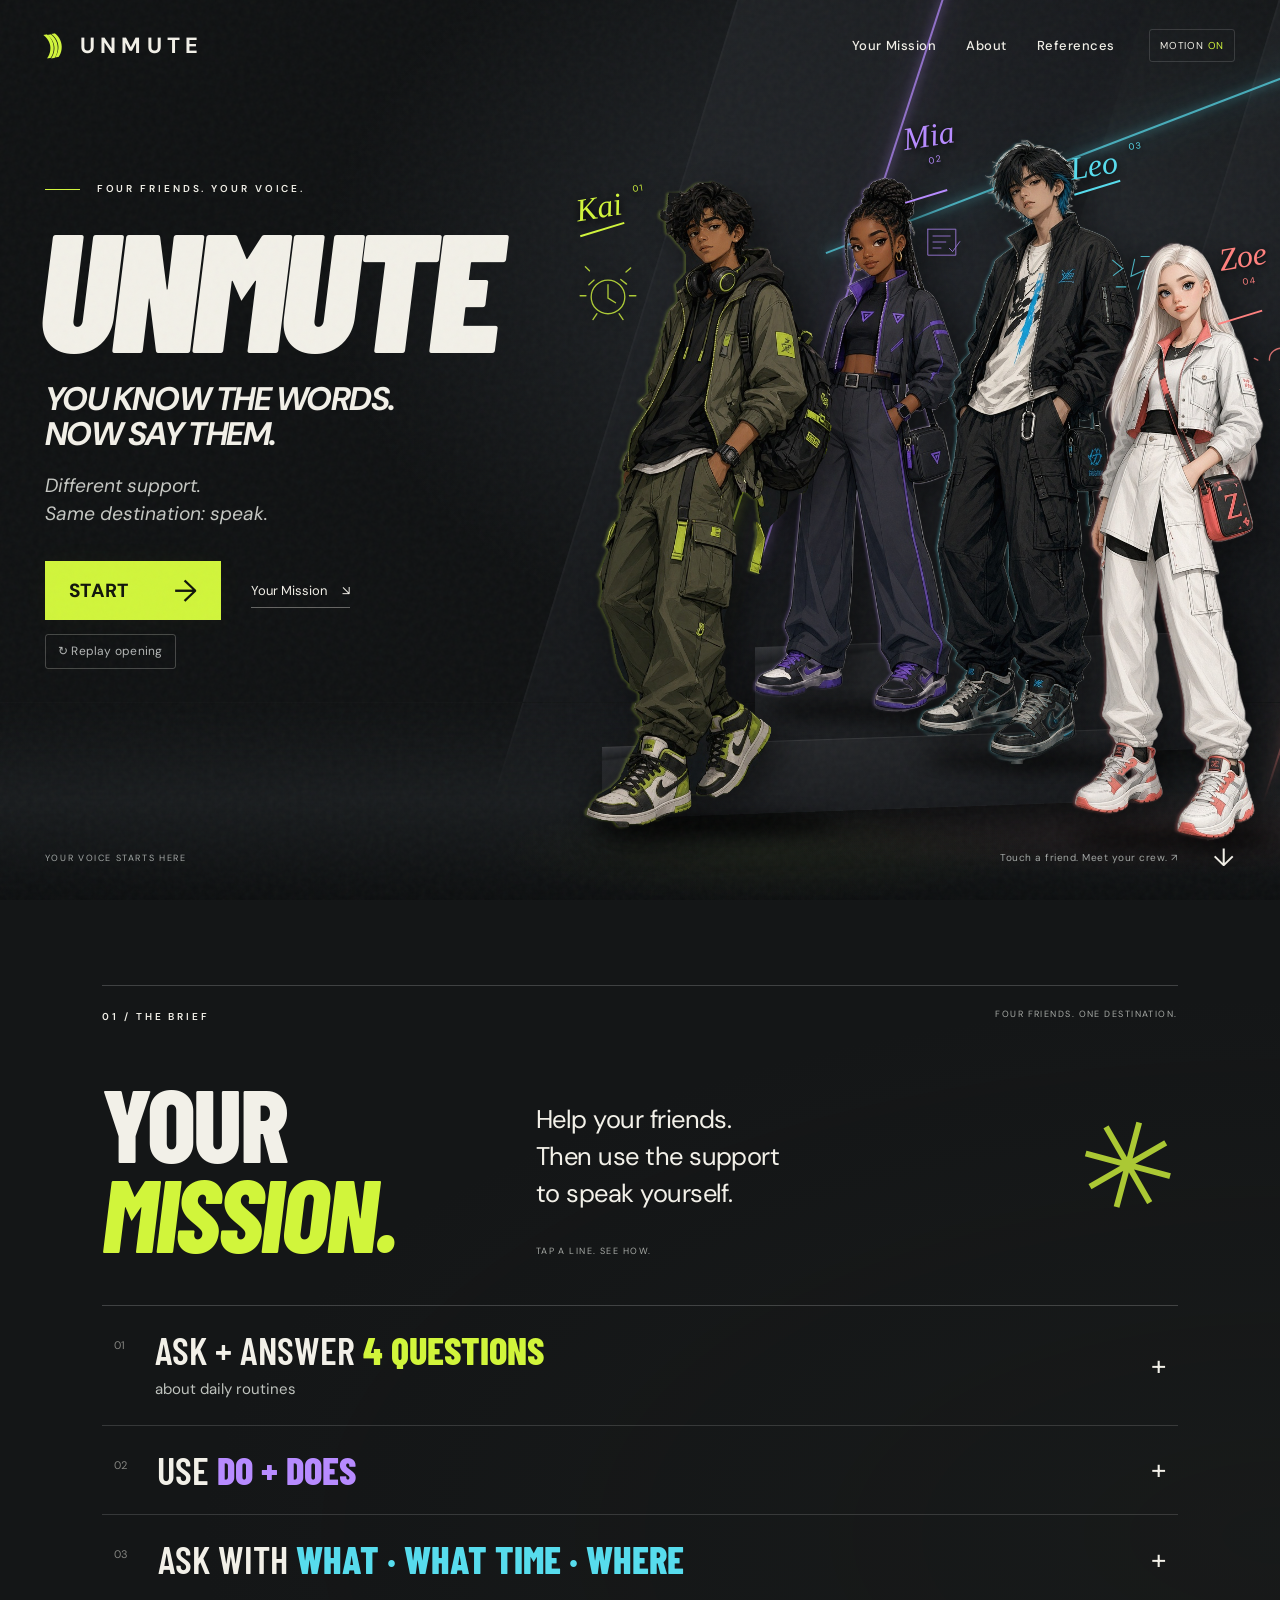
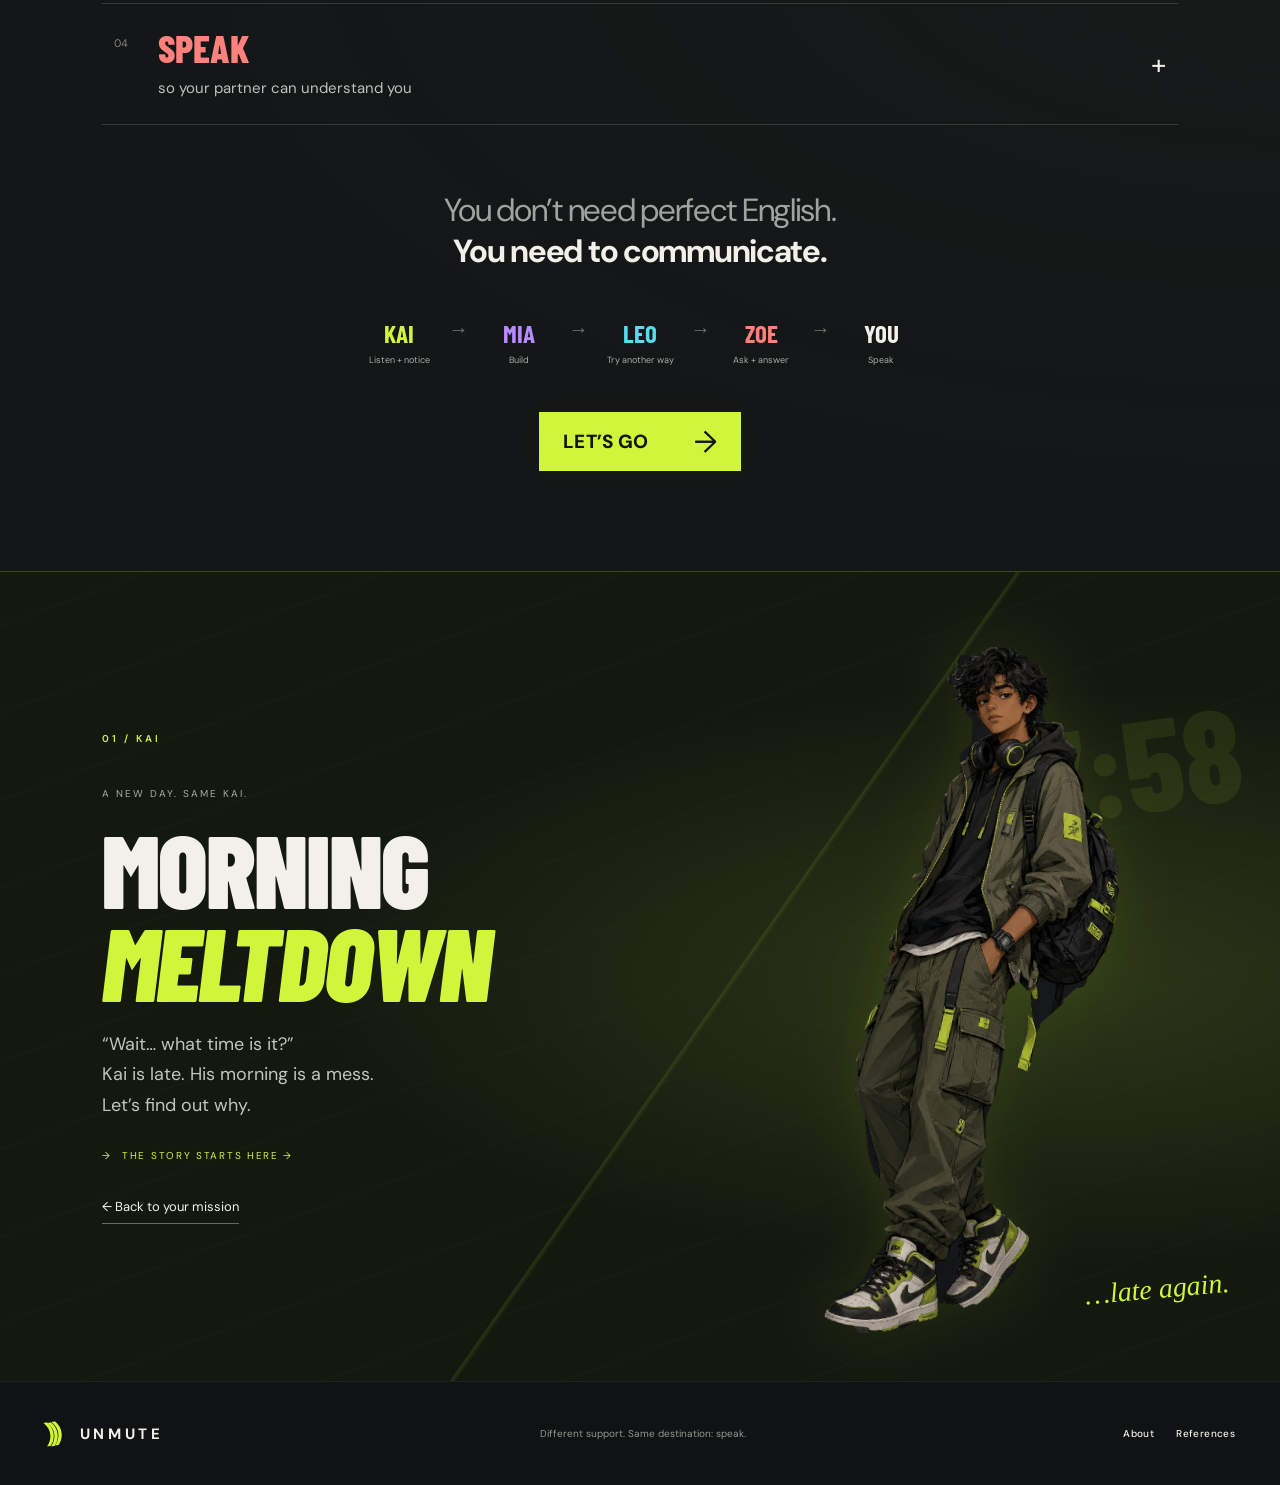
<file: index.html>
<!doctype html>
<html lang="en">
<head>
<meta charset="utf-8"><meta name="viewport" content="width=device-width,initial-scale=1"><meta name="theme-color" content="#101213">
<title>UNMUTE — Your voice starts here</title>
<meta name="description" content="Four friends. Your voice. An interactive English speaking mission. Different support. Same destination: speak.">
<link rel="stylesheet" href="style.css"><script src="app.js" defer></script>
</head>
<body>
<a class="skip-link" href="#mission">Skip to your mission</a>
<div class="grain" aria-hidden="true"></div>
<header><a class="brand" href="#home" aria-label="UNMUTE home"><span class="signal" aria-hidden="true">)))</span> UNMUTE</a><nav aria-label="Main navigation"><a href="#mission">Your Mission</a><button data-dialog="about">About</button><button data-dialog="references">References</button></nav><button class="motion-control" aria-pressed="false" title="Pause motion">Motion <span>on</span></button></header>
<main>
<section id="home" class="hero" aria-labelledby="hero-title">
 <div class="architecture" aria-hidden="true"><div class="wall wall-one"></div><div class="wall wall-two"></div><i class="beam beam-lime"></i><i class="beam beam-violet"></i><i class="beam beam-cyan"></i><i class="beam beam-coral"></i><div class="floor"></div><div class="platform platform-back"></div><div class="platform platform-front"></div></div>
 <div class="hero-copy"><p class="eyebrow"><span></span> FOUR FRIENDS. YOUR VOICE.</p><h1 id="hero-title">UNMUTE</h1><h2>You know the words.<br>Now say them.</h2><p class="tagline">Different support.<br>Same destination: speak.</p><div class="hero-actions"><a class="cta" href="#mission">START <span aria-hidden="true">→</span></a><a class="text-link" href="#mission">Your Mission <span aria-hidden="true">↘</span></a></div><button id="replay" class="replay-opening">&#8635; Replay opening</button></div>
 <div class="cast" aria-label="Meet the four friends">
  <button class="character kai" data-character="kai" aria-label="Meet Kai" aria-pressed="false"><span class="person"><img src="assets/kai.webp" alt="Kai, with curly black hair, olive streetwear, headphones and a backpack" fetchpriority="high" width="459" height="1185"></span><span class="name">Kai <small>01</small></span><svg class="character-mark clock" viewBox="0 0 100 100" aria-hidden="true"><circle cx="50" cy="55" r="29"/><path d="M50 34v23l13 8M26 26l-9 8M72 25l10 8M31 84l-7 10M69 84l7 10M12 53H2M87 53h11M18 10l-7-7M81 12l8-7"/></svg><span class="reaction">Late again?<b>Listen. Find the clue.</b></span><span class="ground-shadow"></span></button>
  <button class="character mia" data-character="mia" aria-label="Meet Mia" aria-pressed="false"><span class="person"><img src="assets/mia.webp" alt="Mia, with braided hair, a black outfit and violet details" fetchpriority="high" width="380" height="967"></span><span class="name">Mia <small>02</small></span><svg class="character-mark note" viewBox="0 0 100 100" aria-hidden="true"><path d="M12 18h70v65H12zM25 35h43M25 50h32M25 65h20M66 66l8 8 18-25"/></svg><span class="reaction">One step at a time.<b>Build it. Check it. Say it.</b></span><span class="ground-shadow"></span></button>
  <button class="character leo" data-character="leo" aria-label="Meet Leo" aria-pressed="false"><span class="person"><img src="assets/leo.webp" alt="Leo, with black and cyan hair, a black jacket and expressive streetwear" fetchpriority="high" width="450" height="1230"></span><span class="name">Leo <small>03</small></span><svg class="character-mark spark" viewBox="0 0 100 100" aria-hidden="true"><path d="M12 20l22 18-20 15M60 18l-8 37 29-13-14 41M20 78h21M74 12h18"/></svg><span class="reaction">Forgot a word?<b>Try another way.</b></span><span class="ground-shadow"></span></button>
  <button class="character zoe" data-character="zoe" aria-label="Meet Zoe" aria-pressed="false"><span class="person"><img src="assets/zoe.webp" alt="Zoe, with long silver hair, white streetwear and a coral shoulder bag" fetchpriority="high" width="380" height="1170"></span><span class="name">Zoe <small>04</small></span><svg class="character-mark question" viewBox="0 0 100 100" aria-hidden="true"><path d="M30 33c-1-28 48-28 45 0-2 16-25 15-25 37M49 84l1 2M10 33l-6-3M84 13l10-7"/></svg><span class="reaction">What about you?<b>Ask. Listen. Connect.</b></span><span class="ground-shadow"></span></button>
 </div>
 <div class="hero-foot"><span>YOUR VOICE STARTS HERE</span><span class="cast-hint">Touch a friend. Meet your crew. <span aria-hidden="true">↗</span></span><a href="#mission" aria-label="Scroll to your mission">↓</a></div>
</section>
<section id="mission" class="mission" aria-labelledby="mission-title" tabindex="-1">
 <div class="section-heading"><p class="eyebrow">01 / THE BRIEF</p><span class="small-label">FOUR FRIENDS. ONE DESTINATION.</span></div>
 <div class="mission-intro"><h2 id="mission-title">YOUR<br><em>MISSION.</em></h2><div><p>Help your friends.<br>Then use the support<br>to speak yourself.</p><span class="mini-label">TAP A LINE. SEE HOW.</span></div><span class="drawn-star" aria-hidden="true">✳</span></div>
 <div class="mission-lines">
  <details class="mission-line lime"><summary><span class="line-num">01</span><span>ASK + ANSWER <strong>4 QUESTIONS</strong><small>about daily routines</small></span><span class="expand" aria-hidden="true">+</span></summary><div class="example"><span>YOU</span><p>What time do you get up?</p><span>YOUR PARTNER</span><p>I get up at six.</p></div></details>
  <details class="mission-line violet"><summary><span class="line-num">02</span><span>USE <strong>DO + DOES</strong></span><span class="expand" aria-hidden="true">+</span></summary><div class="example"><p>Do you walk to school? <b>Yes, I do.</b></p><p>Does Kai eat breakfast? <b>Yes, he does.</b></p></div></details>
  <details class="mission-line cyan"><summary><span class="line-num">03</span><span>ASK WITH <strong>WHAT · WHAT TIME · WHERE</strong></span><span class="expand" aria-hidden="true">+</span></summary><div class="example"><p>What do you do after school?</p><p>What time does Kai get up?</p><p>Where do you eat lunch?</p></div></details>
  <details class="mission-line coral"><summary><span class="line-num">04</span><span><strong>SPEAK</strong><small>so your partner can understand you</small></span><span class="expand" aria-hidden="true">+</span></summary><div class="example"><p>Take your time. Speak clearly.</p><p>Need to hear it again? <b>“Can you say that again, please?”</b></p></div></details>
 </div>
 <div class="mission-close"><p>You don’t need perfect English.<br><strong>You need to communicate.</strong></p><ol class="route" aria-label="Your learning route"><li class="lime">KAI<span>Listen + notice</span></li><li class="violet">MIA<span>Build</span></li><li class="cyan">LEO<span>Try another way</span></li><li class="coral">ZOE<span>Ask + answer</span></li><li>YOU<span>Speak</span></li></ol><a class="cta" href="#kai" id="lets-go">LET’S GO <span aria-hidden="true">→</span></a></div>
</section>
<section id="kai" class="episode" aria-labelledby="episode-title" tabindex="-1"><div class="episode-light" aria-hidden="true"></div><div class="episode-copy"><p class="eyebrow">01 / KAI</p><p class="episode-kicker">A NEW DAY. SAME KAI.</p><h2 id="episode-title">MORNING<br><em>MELTDOWN</em></h2><p class="episode-desc">“Wait… what time is it?”<br>Kai is late. His morning is a mess.<br>Let’s find out why.</p><a class="episode-stop" href="kai.html"><span aria-hidden="true">→</span> THE STORY STARTS HERE →</a><a class="text-link" href="#mission">← Back to your mission</a></div><div class="episode-cast" aria-hidden="true"><span class="big-clock">07:58</span><img src="assets/kai.webp" alt="" loading="lazy"><span class="episode-scribble">…late again.</span></div></section>
</main>
<footer><a class="brand" href="#home"><span class="signal" aria-hidden="true">)))</span> UNMUTE</a><span>Different support. Same destination: speak.</span><div><button data-dialog="about">About</button><button data-dialog="references">References</button></div></footer>
<dialog id="about" aria-labelledby="about-title"><button class="dialog-close" aria-label="Close About">×</button><p class="eyebrow">BEHIND THE EXPERIENCE</p><h2 id="about-title">A route to<br><em>your voice.</em></h2><p>UNMUTE is designed for eighth-grade adolescent EFL learners in a rural context, with an estimated A1–A2 level. It responds to a familiar challenge: learners understand basic English structures but hesitate to speak.</p><h3>Different support. Shared purpose.</h3><p>The story connects listening and noticing, language organisation, communication strategies and question practice. Support gradually reduces as learners move towards short oral exchanges. The cast represents available support, not fixed learner types.</p><h3>Learning objective</h3><p>Across the full resource, learners will ask and answer at least four daily-routine questions using Yes/No questions with <b>do / does</b> and WH-questions with <b>what, what time and where</b>, with pronunciation and clarity sufficient for a partner to understand.</p><h3>This experience</h3><p>Meet the four friends, explore your speaking mission and begin with Kai's <i>Morning Meltdown</i>. The teacher facilitates, models and supports interaction.</p><p class="dialog-note">Keyboard and touch navigation · Optional reduced motion · No microphone or account needed for this introduction.</p><button class="text-link" data-dialog="references">Pedagogical references ↗</button></dialog>
<dialog id="references" aria-labelledby="references-title"><button class="dialog-close" aria-label="Close References">×</button><p class="eyebrow">PEDAGOGICAL FOUNDATIONS</p><h2 id="references-title">References<span class="lime">.</span></h2><p>Sources relevant to the language targets and flexible support design.</p><ol class="reference-list"><li>Council of Europe. (2020). <i>Common European Framework of Reference for Languages: Learning, teaching, assessment—Companion volume.</i> Council of Europe Publishing.<a href="https://www.coe.int/en/web/common-european-framework-reference-languages/cefr-companion-volume-and-its-language-versions" target="_blank" rel="noopener noreferrer">Read the source ↗</a></li><li>CAST. (2024). <i>Universal Design for Learning Guidelines version 3.0.</i><a href="https://udlguidelines.cast.org/" target="_blank" rel="noopener noreferrer">Read the source ↗</a></li></ol></dialog>
<div id="intro" class="intro" hidden role="dialog" aria-modal="true" aria-label="Meet the UNMUTE cast"><button id="skip-intro">SKIP →</button><div class="intro-logo" aria-hidden="true">UNMUTE</div><div class="intro-beat beat-kai" aria-hidden="true"><img src="assets/kai.webp" alt=""><span>07:58 / KAI</span><strong>WAIT.<br>I’M LATE.</strong></div><div class="intro-beat beat-mia" aria-hidden="true"><img src="assets/mia.webp" alt=""><span>02 / MIA</span><strong>ONE STEP.<br>THEN ANOTHER.</strong></div><div class="intro-beat beat-leo" aria-hidden="true"><img src="assets/leo.webp" alt=""><span>03 / LEO</span><strong>ANOTHER<br>WAY.</strong></div><div class="intro-beat beat-zoe" aria-hidden="true"><img src="assets/zoe.webp" alt=""><span>04 / ZOE</span><strong>WHAT<br>ABOUT YOU?</strong></div><div class="intro-progress" aria-hidden="true"></div></div>
</body></html>
</file>
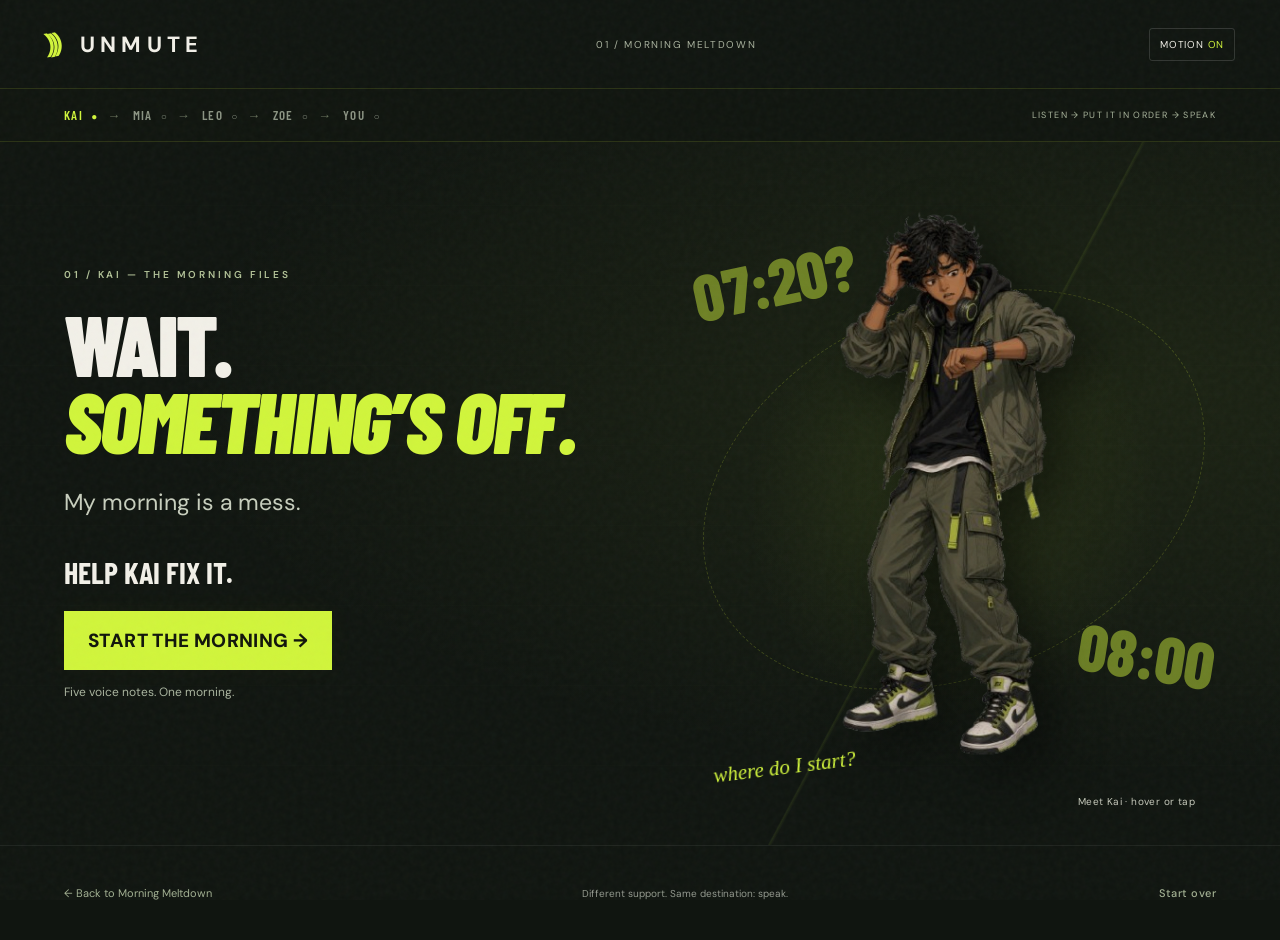
<file: kai.html>
<!doctype html>
<html lang="en"><head><meta charset="utf-8"><meta name="viewport" content="width=device-width,initial-scale=1"><meta name="theme-color" content="#101510"><title>Kai — Morning Meltdown | UNMUTE</title><link rel="stylesheet" href="style.css"><link rel="stylesheet" href="kai.css"><script src="kai.js" defer></script><link rel="stylesheet" href="character-moments.css"><script src="character-moments.js" defer></script><link rel="stylesheet" href="entry-reactions.css"><script src="entry-reactions.js" defer></script><link rel="stylesheet" href="speaking-recorder.css"><script src="speaking-recorder.js" defer></script><script src="speaking-integration.js" defer></script></head>
<body class="kai-world"><a class="skip-link" href="#stage">Skip to activity</a><div class="grain" aria-hidden="true"></div>
<header class="k-header"><a class="brand" href="index.html#home" aria-label="UNMUTE home"><span class="signal" aria-hidden="true">)))</span> UNMUTE</a><span class="k-episode-label">01 / MORNING MELTDOWN</span><button class="motion-control" aria-pressed="false">Motion <span>on</span></button></header>
<div class="k-route-wrap"><ol class="k-route" aria-label="Your learning route"><li aria-current="step">KAI <span>●</span></li><li>MIA <span>○</span></li><li>LEO <span>○</span></li><li>ZOE <span>○</span></li><li>YOU <span>○</span></li></ol><span class="k-route-caption">LISTEN → PUT IT IN ORDER → SPEAK</span></div>
<main id="stage" tabindex="-1"><noscript>This activity needs JavaScript. Please enable it, then reload. <a href="index.html#kai">Back to UNMUTE</a></noscript></main>
<div id="voice-bank" hidden></div>
<footer class="k-footer"><a href="index.html#kai">← Back to Morning Meltdown</a><span>Different support. Same destination: speak.</span><button id="restart">Start over</button></footer>
<dialog id="restart-dialog"><h2>A fresh morning?</h2><p>This clears your progress in Kai’s activity.</p><button id="cancel-restart" class="k-secondary">KEEP MY PROGRESS</button><button id="confirm-restart" class="cta">START OVER →</button></dialog>
</body></html>
</file>
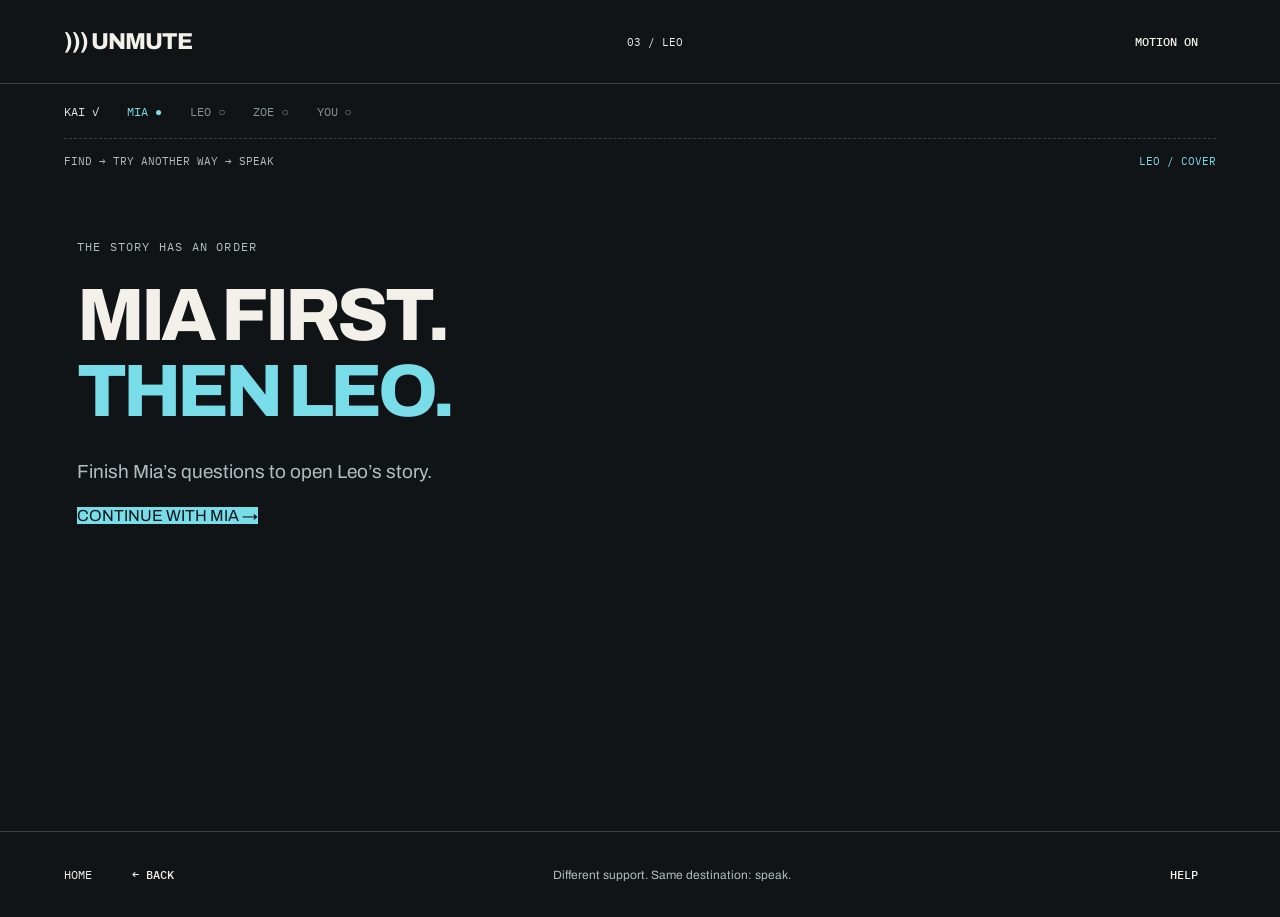
<file: leo.html>
<!doctype html><html lang="en"><head><meta charset="utf-8"><meta name="viewport" content="width=device-width,initial-scale=1"><meta name="theme-color" content="#101417"><title>Leo — Keep going | UNMUTE</title><link rel="stylesheet" href="leo.css"><link rel="stylesheet" href="speaking-recorder.css"><script src="speaking-recorder.js" defer></script><script src="leo.js" defer></script></head><body><a class="skip" href="#stage">Skip to activity</a><header><a class="brand" href="index.html#home">))) UNMUTE</a><span>03 / LEO</span><button id="motion">MOTION ON</button></header><nav aria-label="Your learning route"><ol id="route"></ol><div class="progress"><span>FIND → TRY ANOTHER WAY → SPEAK</span><span id="position"></span></div></nav><main id="stage" tabindex="-1"></main><footer><a href="index.html#home">HOME</a><button id="back">← BACK</button><span>Different support. Same destination: speak.</span><button id="help">HELP</button></footer><dialog id="help-dialog" aria-labelledby="help-title"><h2 id="help-title">KEEP GOING.</h2><p id="help-copy"></p><button id="close">GOT IT →</button></dialog><noscript>Enable JavaScript to help Leo keep talking.</noscript></body></html>
</file>
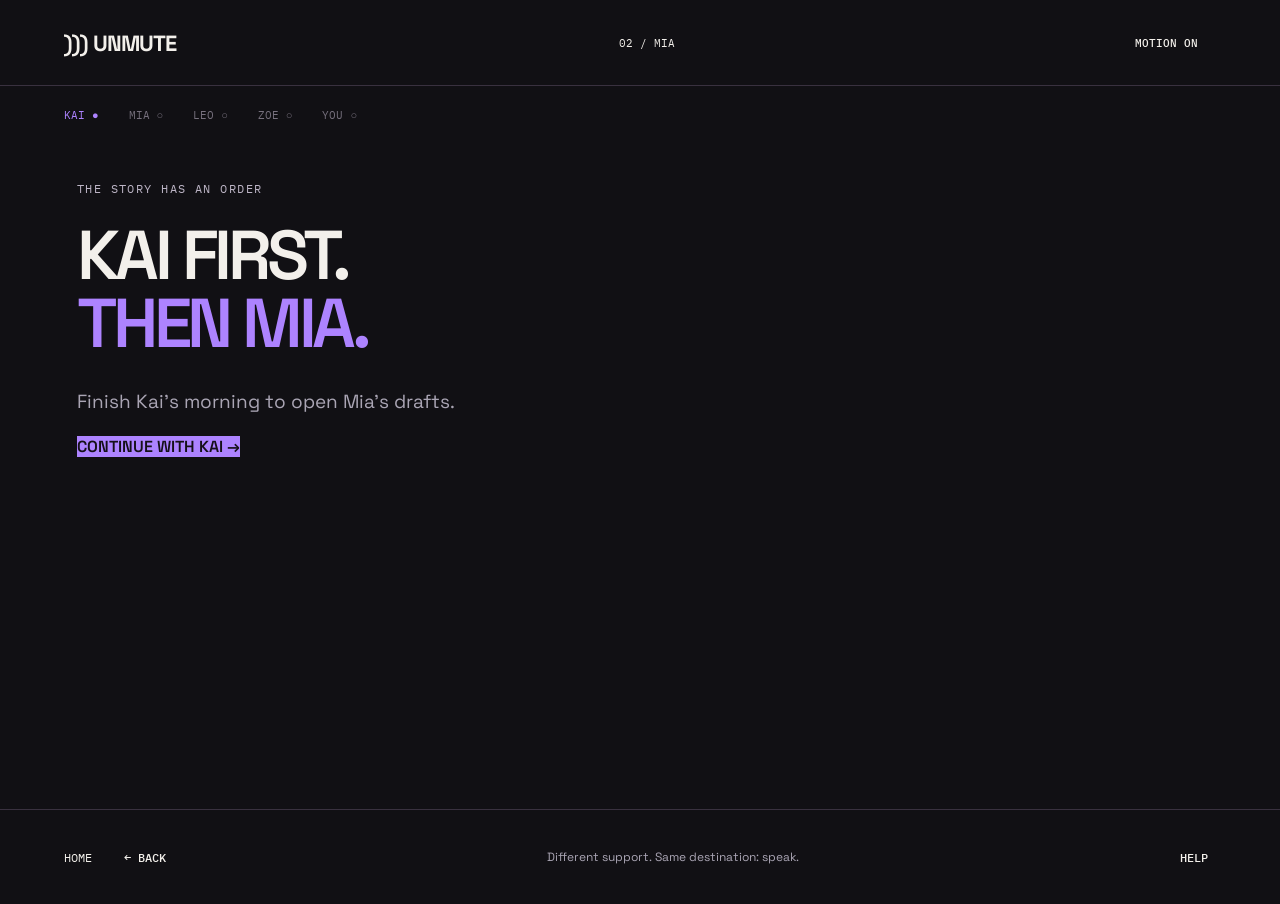
<file: mia.html>
<!doctype html>
<html lang="en"><head><meta charset="utf-8"><meta name="viewport" content="width=device-width,initial-scale=1"><meta name="theme-color" content="#111014"><title>Mia — Build it. Check it. Say it. | UNMUTE</title><link rel="stylesheet" href="mia.css"><script src="mia.js" defer></script><link rel="stylesheet" href="speaking-recorder.css"><script src="speaking-recorder.js" defer></script><script src="speaking-integration.js" defer></script></head><body>
<a class="skip" href="#stage">Skip to activity</a><header><a class="brand" href="index.html#home">))) UNMUTE</a><span>02 / MIA</span><button id="motion">MOTION ON</button></header>
<nav aria-label="Your learning route"><ol id="route"></ol><div id="mia-progress" class="mia-progress" aria-label="Mia’s learning sequence"></div></nav><main id="stage" tabindex="-1"><noscript>Enable JavaScript to build Mia’s question.</noscript></main>
<footer><a href="index.html#home">HOME</a><button id="back">← BACK</button><span>Different support. Same destination: speak.</span><button id="help">HELP</button></footer>
<dialog id="help-dialog" aria-labelledby="help-title"><p class="eyebrow">A LITTLE SUPPORT</p><h2 id="help-title">ONE STEP AT A TIME.</h2><p id="help-copy"></p><button id="close-help">GOT IT →</button></dialog>
</body></html>
</file>
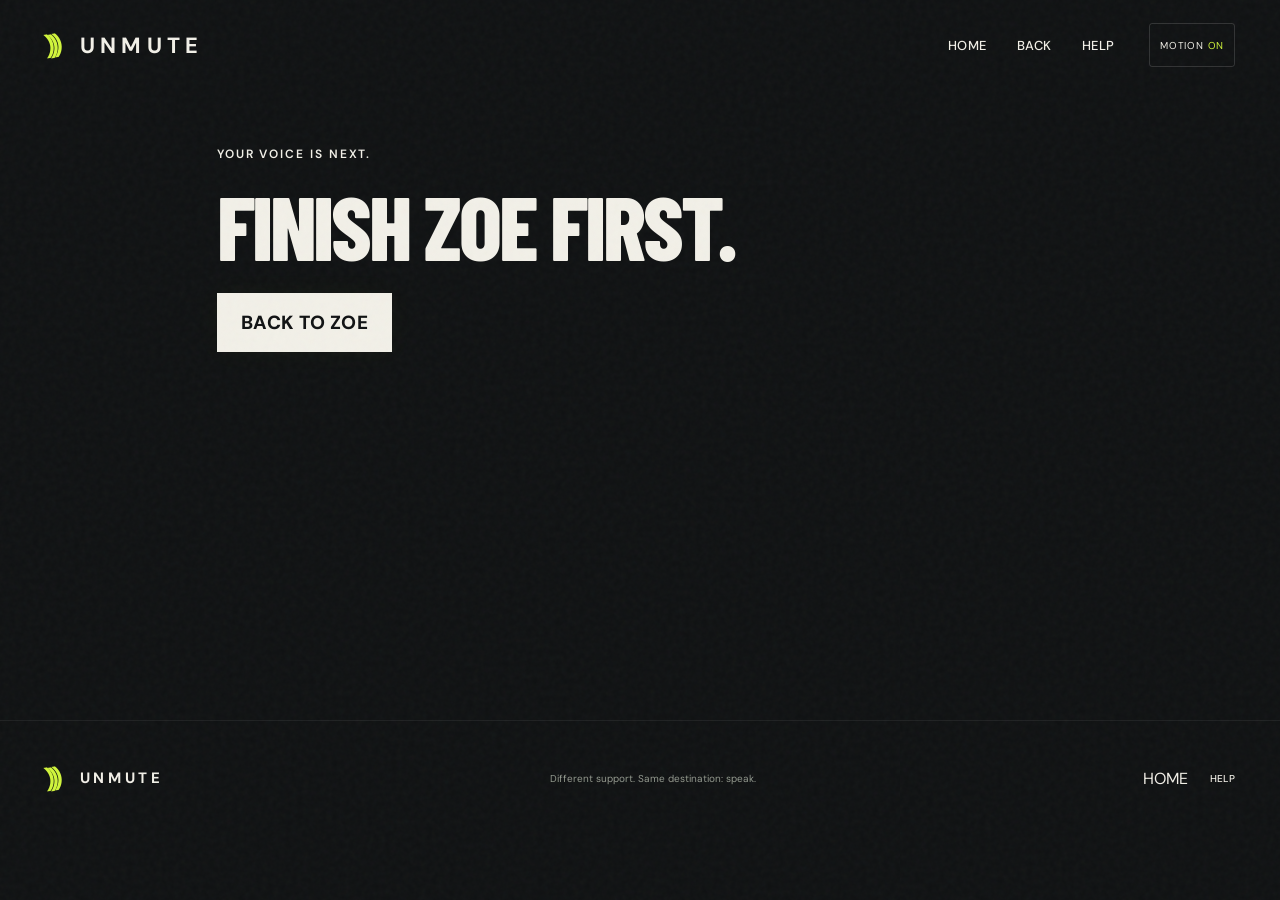
<file: you.html>
<!doctype html><html lang="en"><head><meta charset="utf-8"><meta name="viewport" content="width=device-width,initial-scale=1"><meta name="theme-color" content="#101213"><title>YOU - UNMUTE Studio</title><link rel="stylesheet" href="style.css"><link rel="stylesheet" href="you.css"><script src="you-audio.js" defer></script><script src="you.js" defer></script></head><body class="you-page"><a class="skip-link" href="#stage">Skip to your voice</a><div class="grain" aria-hidden="true"></div><header><a class="brand" href="index.html#home"><span class="signal" aria-hidden="true">)))</span> UNMUTE</a><nav aria-label="Main navigation"><a href="index.html#home">HOME</a><button id="back">BACK</button><button id="help">HELP</button></nav><button id="motion" class="motion-control" aria-pressed="false">Motion <span>on</span></button></header><div class="studio-route"><ol id="journey" aria-label="Your learning route"></ol><span>YOU / YOUR VOICE</span></div><main id="stage" tabindex="-1"></main><footer><a class="brand" href="index.html#home"><span class="signal" aria-hidden="true">)))</span> UNMUTE</a><span>Different support. Same destination: speak.</span><div><a href="index.html#home">HOME</a><button id="footer-help">HELP</button></div></footer><dialog id="help-dialog" aria-labelledby="help-title"><h2 id="help-title">NEED HELP?</h2><p>Take turns. Press RECORD. Speak. Press STOP. Listen to each other. Tap a friend for help.</p><p>Your audio stays on this page. Reloading clears it.</p><button class="cta" id="close-help">CONTINUE</button></dialog><noscript>Enable JavaScript. Ask your partner. Listen. Answer. Ask again.</noscript></body></html>
</file>
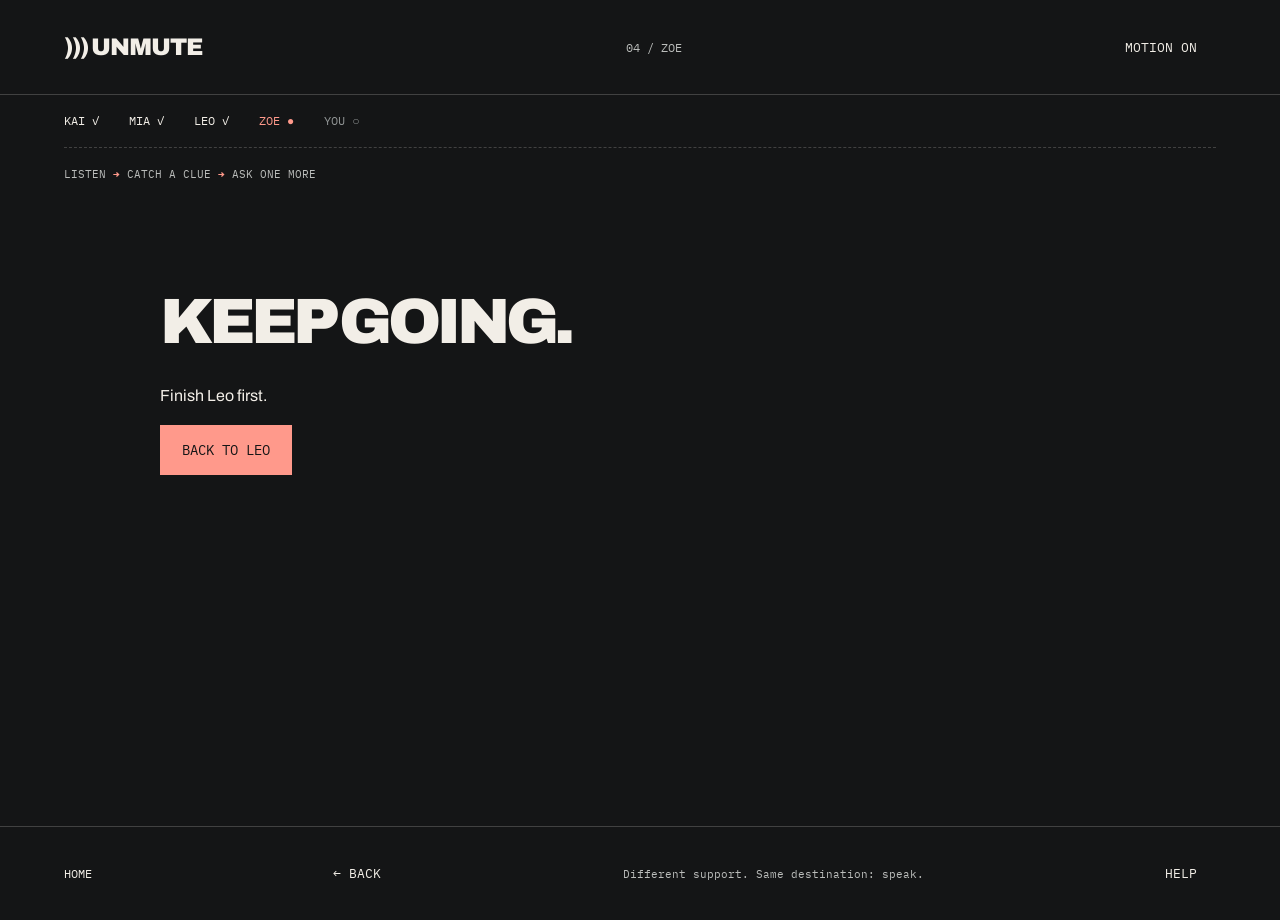
<file: zoe.html>
<!doctype html>
<html lang="en"><head><meta charset="utf-8"><meta name="viewport" content="width=device-width,initial-scale=1"><meta name="theme-color" content="#141516"><title>Zoe — Follow the thread | UNMUTE</title><link rel="stylesheet" href="zoe.css"><link rel="stylesheet" href="speaking-recorder.css"><script src="zoe-audio.js" defer></script><script src="zoe-conversation.js" defer></script><script src="zoe.js" defer></script></head><body><a class="skip" href="#stage">Skip to activity</a><header><a class="brand" href="index.html#home">))) UNMUTE</a><span>04 / ZOE</span><button id="motion">MOTION ON</button></header><nav aria-label="Your learning route"><ol id="journey"></ol><div class="gps"><span>LISTEN <b>→</b> CATCH A CLUE <b>→</b> ASK ONE MORE</span><span id="position"></span></div></nav><aside id="memory" aria-label="Your conversation thread"></aside><main id="stage" tabindex="-1"></main><footer><a href="index.html#home">HOME</a><button id="back">← BACK</button><span>Different support. Same destination: speak.</span><button id="help">HELP</button></footer><dialog id="dialog" aria-labelledby="dialog-title"><h2 id="dialog-title"></h2><p id="dialog-copy"></p><button id="close">GOT IT →</button></dialog><noscript>Enable JavaScript to follow Zoe’s conversation.</noscript></body></html>
</file>
<file: style.css>
@import url('https://fonts.googleapis.com/css2?family=Barlow+Condensed:ital,wght@0,600;0,700;0,800;0,900;1,800;1,900&family=DM+Sans:wght@400;500;600;700&display=swap');
:root{--lime:#d1f53b;--violet:#b78bff;--cyan:#57dced;--coral:#ff817e;--paper:#f2f0e8;--muted:#b2b5b4;--bg:#101213;--display:'Barlow Condensed','Arial Narrow',Impact,sans-serif;--x:0px;--y:0px;color-scheme:dark}
*{box-sizing:border-box}html{scroll-behavior:smooth;scroll-padding-top:85px}body{margin:0;background:var(--bg);color:var(--paper);font-family:'DM Sans',Arial,sans-serif}button,a,summary{-webkit-tap-highlight-color:transparent}button,a{touch-action:manipulation}button{font:inherit;color:inherit;cursor:pointer}a{color:inherit;text-decoration:none}button{border:0;background:none}button:focus-visible,a:focus-visible,summary:focus-visible{outline:2px solid var(--lime);outline-offset:7px}button:disabled{cursor:default}img{max-width:100%;display:block}::selection{background:var(--lime);color:#111}em{font-style:italic}section:focus{outline:none}.lime{color:var(--lime)}.violet{color:var(--violet)}.cyan{color:var(--cyan)}.coral{color:var(--coral)}
.grain{position:fixed;inset:0;pointer-events:none;opacity:.05;z-index:90;background-image:url("data:image/svg+xml,%3Csvg viewBox='0 0 180 180' xmlns='http://www.w3.org/2000/svg'%3E%3Cfilter id='n'%3E%3CfeTurbulence type='fractalNoise' baseFrequency='.85' numOctaves='3' stitchTiles='stitch'/%3E%3C/filter%3E%3Cpath fill='%23fff' filter='url(%23n)' opacity='.7' d='M0 0h180v180H0z'/%3E%3C/svg%3E")}.skip-link{position:fixed;left:15px;top:-80px;background:var(--lime);color:#111;padding:15px;z-index:200}.skip-link:focus{top:12px}
header{position:absolute;top:0;left:0;width:100%;height:90px;display:flex;align-items:center;padding:0 3.5%;gap:34px;z-index:20}.brand{font-size:22px;font-weight:700;letter-spacing:.24em;white-space:nowrap;display:flex;align-items:center;gap:15px}.signal{color:var(--lime);font-size:25px;letter-spacing:-6px;transform:rotate(-9deg);padding-right:8px}nav{margin-left:auto;display:flex;align-items:center;gap:30px}nav a,nav button,footer button{font-size:13px;font-weight:500;padding:10px 0;letter-spacing:.04em;position:relative}nav a:after,nav button:after{content:'';position:absolute;bottom:3px;height:1px;left:0;width:0;background:var(--lime);transition:width .25s}nav a:hover:after,nav button:hover:after{width:100%}.motion-control{font-size:10px;letter-spacing:.08em;text-transform:uppercase;border:1px solid #ffffff24;padding:9px 10px;border-radius:3px}.motion-control span{color:var(--lime)}
.hero{height:100svh;min-height:680px;max-height:1100px;position:relative;isolation:isolate;overflow:hidden;background:radial-gradient(ellipse at 75% 30%,#282c31 0,transparent 47%),#101213}.architecture{position:absolute;inset:0;z-index:-1;overflow:hidden}.wall{position:absolute;background:linear-gradient(110deg,#292c30,#17191d 60%,#303035);box-shadow:inset 2px 0 #ffffff0c;transform:skewX(-17deg)}.wall-one{width:32%;height:100%;left:49%;top:-10%;opacity:.5}.wall-two{width:23%;height:100%;left:90%;top:-4%;opacity:.45}.beam{position:absolute;width:2px;height:90%;transform:rotate(18deg);box-shadow:0 0 10px currentColor,0 0 35px currentColor;background:currentColor;opacity:.75;animation:light-breathe 9s ease-in-out infinite}.beam-lime{color:var(--lime);left:51%;top:40%}.beam-violet{color:var(--violet);left:69%;top:-25%;animation-delay:-3s}.beam-cyan{color:var(--cyan);left:94%;top:-33%;transform:rotate(69deg);animation-delay:-6s}.beam-coral{color:var(--coral);left:98%;top:47%;animation-delay:-4s}.floor{position:absolute;bottom:0;height:22%;width:100%;background:radial-gradient(ellipse at 60% 75%,#bbde2a0c,transparent 25%),radial-gradient(ellipse at 90% 65%,#ff7c7710,transparent 25%),linear-gradient(transparent,#191c1e 50%,#0d0f10);border-top:1px solid #ffffff06}.platform{position:absolute;background:linear-gradient(175deg,#34363a 0,#1c1e21 10%,#25272a 12%,#17191c);border-top:1px solid #ffffff20;transform:skewY(-2deg);box-shadow:0 20px 35px #0007}.platform-back{left:59%;bottom:16%;width:37%;height:13%}.platform-front{left:47%;bottom:10%;width:40%;height:8%}
.hero-copy{position:relative;z-index:6;width:46%;padding:clamp(130px,20vh,210px) 0 0 3.5%;pointer-events:none}.hero-copy a{pointer-events:auto}.eyebrow{font-size:10px;font-weight:600;letter-spacing:.29em;line-height:1.7;margin:0 0 22px}.eyebrow>span{display:inline-block;height:1px;width:35px;background:var(--lime);vertical-align:middle;margin-right:12px}.hero h1{font-family:var(--display);font-size:clamp(100px,13.2vw,230px);font-weight:900;line-height:.79;letter-spacing:-.035em;font-style:italic;margin:0 0 30px -7px}.hero h2{font-size:clamp(22px,2.85vw,45px);line-height:1.06;letter-spacing:-.045em;font-weight:700;font-style:italic;margin:0 0 20px}.tagline{font-size:clamp(15px,1.5vw,23px);line-height:1.5;color:#c5c7c2;font-style:italic;margin:0}.hero-actions{display:flex;align-items:center;gap:30px;margin-top:32px}.cta{display:inline-flex;align-items:center;justify-content:space-between;gap:45px;background:var(--lime);color:#11150b;font-weight:800;letter-spacing:.02em;font-size:19px;padding:17px 24px;min-height:58px;box-shadow:0 0 30px #d1f53b08;transition:box-shadow .3s,transform .3s,background .3s}.cta span{font-size:30px;font-weight:400;line-height:.7;transition:transform .25s}.cta:hover{background:#defb71;box-shadow:0 0 35px #d1f53b24;transform:translateY(-3px)}.cta:hover span{transform:translateX(5px)}.text-link{font-size:13px;border-bottom:1px solid #f2f0e860;padding:8px 0;display:inline-block}.text-link span{margin-left:12px}.text-link:hover{color:var(--lime)}
.cast{position:absolute;inset:13% 1.5% 8% 45%;z-index:4;transform:translate(var(--x),var(--y));transition:transform .8s ease-out}.character{position:absolute;padding:0;overflow:visible;transform-origin:50% 92%;isolation:isolate;height:88%;width:35%;bottom:0;transition:filter .4s}.person{display:block;position:absolute;inset:0;transform-origin:50% 92%;filter:drop-shadow(-2px 0 1px color-mix(in srgb,var(--accent) 25%,transparent)) drop-shadow(12px 12px 16px #0007);transition:filter .4s,transform .4s}.person img{height:100%;width:100%;object-fit:contain;object-position:bottom}.character:hover,.character[aria-pressed=true],.character:focus-visible{z-index:9}.character:hover .person,.character[aria-pressed=true] .person{filter:drop-shadow(0 0 2px var(--accent)) drop-shadow(0 0 25px color-mix(in srgb,var(--accent) 20%,transparent))}.kai{--accent:var(--lime);left:0;bottom:0;z-index:5;height:91%;width:39%}.mia{--accent:var(--violet);left:25%;bottom:16%;height:84%;width:32%;z-index:2}.leo{--accent:var(--cyan);left:48%;bottom:9%;height:88%;width:36%;z-index:3}.zoe{--accent:var(--coral);left:70%;bottom:-2%;height:85%;width:33%;z-index:6}.kai .person{animation:kai-ready 6s ease-in-out infinite}.mia .person{animation:mia-poise 9s ease-in-out infinite}.leo .person{animation:leo-shift 8s ease-in-out infinite}.zoe .person{animation:zoe-curious 7s ease-in-out infinite}.name{position:absolute;z-index:6;color:var(--accent);font-family:Georgia,serif;font-size:clamp(22px,2.5vw,40px);font-style:italic;transform:rotate(-9deg);top:1%;left:0;text-shadow:0 2px 8px #000;pointer-events:none}.name:after{content:'';display:block;width:65%;border-top:2px solid;transform:rotate(-8deg);margin-top:3px}.name small{font:9px 'DM Sans',sans-serif;letter-spacing:.1em;vertical-align:top;margin-left:5px}.mia .name{left:69%;top:0}.leo .name{left:67%;top:1%}.zoe .name{left:69%;top:0}.character-mark{position:absolute;fill:none;stroke:var(--accent);stroke-width:2.3;stroke-linecap:round;width:58px;height:58px;opacity:.8;top:13%;left:1%;pointer-events:none;filter:drop-shadow(0 0 8px #000)}.mia .character-mark{left:80%;top:16%;width:40px}.leo .character-mark{left:82%;top:17%;width:46px}.zoe .character-mark{left:87%;top:17%}.clock{animation:clock-tick 5s ease-in-out infinite}.note path{stroke-dasharray:320;stroke-dashoffset:0;animation:note-draw 8s ease-in-out infinite}.spark{animation:spark-signal 6s steps(2,end) infinite}.question{animation:question-tilt 7s ease-in-out infinite}.reaction{position:absolute;bottom:16%;left:0;min-width:190px;padding:13px 16px;color:var(--accent);font-family:var(--display);font-size:26px;font-weight:700;text-align:left;background:#101213eb;border-left:2px solid var(--accent);transform:translateY(10px) rotate(-3deg);opacity:0;transition:opacity .2s,transform .3s;pointer-events:none;z-index:15;box-shadow:0 10px 30px #0006}.reaction b{font:11px/1.5 'DM Sans',sans-serif;color:var(--paper);display:block;margin-top:4px}.mia .reaction{transform:translateX(-10px)}.leo .reaction{transform:skewX(-5deg)}.zoe .reaction{left:auto;right:-4%;transform:translateX(10px) rotate(3deg)}.character:hover .reaction,.character:focus-visible .reaction,.character[aria-pressed=true] .reaction{opacity:1;transform:translate(0) rotate(0)}.ground-shadow{position:absolute;bottom:-1%;left:8%;width:90%;height:3%;background:#000a;filter:blur(9px);border-radius:50%;z-index:-1}.hero-foot{position:absolute;bottom:26px;left:3.5%;right:3.5%;display:flex;justify-content:space-between;align-items:center;z-index:10;font-size:9px;letter-spacing:.18em;color:#a3a7a5}.cast-hint{margin-left:auto;letter-spacing:.05em;font-size:10px}.hero-foot>a{margin-left:35px;font-size:25px;color:var(--paper)}
.mission{padding:85px 8% 100px;position:relative;overflow:hidden;background:radial-gradient(ellipse at 100% 50%,#282b262f,transparent 60%),#141617}.section-heading{display:flex;justify-content:space-between;border-top:1px solid #ffffff30;padding-top:22px}.small-label,.mini-label{font-size:9px;letter-spacing:.16em;color:#a7aaa6}.mission-intro{display:flex;align-items:center;gap:13%;position:relative;margin:28px 0 46px}.mission-intro h2{font:800 clamp(65px,8vw,130px)/.88 var(--display);letter-spacing:-.025em;margin:0}.mission-intro h2 em{color:var(--lime)}.mission-intro p{font-size:clamp(19px,2vw,29px);line-height:1.45;letter-spacing:-.02em}.drawn-star{font-size:120px;color:var(--lime);margin-left:auto;font-weight:100;transform:rotate(15deg);opacity:.8}.mission-lines{border-top:1px solid #ffffff30}.mission-line{border-bottom:1px solid #ffffff25;transition:background .3s}.mission-line summary{display:flex;align-items:center;gap:30px;cursor:pointer;padding:24px 12px;list-style:none;font-family:var(--display);font-size:clamp(26px,3vw,44px);font-weight:600;line-height:1.05;color:var(--paper)}.mission-line summary::-webkit-details-marker{display:none}.mission-line summary strong{color:inherit;font-weight:800}.mission-line.lime strong{color:var(--lime)}.mission-line.violet strong{color:var(--violet)}.mission-line.cyan strong{color:var(--cyan)}.mission-line.coral strong{color:var(--coral)}.line-num{font:11px 'DM Sans',sans-serif;opacity:.5;align-self:flex-start;margin-top:8px}.mission-line summary small{font:15px/1.6 'DM Sans',sans-serif;display:block;margin-top:7px;color:#bec2bd}.expand{font:28px 'DM Sans',sans-serif;margin-left:auto;transition:transform .3s;flex-shrink:0}.mission-line[open] .expand{transform:rotate(45deg)}.mission-line:hover,.mission-line[open]{background:#ffffff03}.example{padding:0 50px 25px;color:var(--paper);animation:example-in .35s ease}.example>span{font-size:9px;letter-spacing:.2em;color:#a9ada5}.example p{font-size:17px;margin:10px 0 17px;line-height:1.6}.example b{font-weight:400;display:block;color:var(--muted)}.mission-close{text-align:center;margin-top:65px}.mission-close>p{font-size:clamp(19px,2.5vw,35px);letter-spacing:-.04em;line-height:1.3;color:#9fa49f}.mission-close strong{color:var(--paper)}.route{display:flex;list-style:none;justify-content:center;padding:0;gap:55px;margin:45px 0}.route li{position:relative;font:700 25px var(--display);min-width:65px}.route li:after{content:'→';position:absolute;right:-37px;top:0;color:#6c716a;font:20px Arial}.route li:last-child:after{display:none}.route span{display:block;font:9px/1.5 'DM Sans',sans-serif;white-space:nowrap;color:#a9ada5;margin-top:6px}
.episode{position:relative;min-height:720px;height:90svh;max-height:1000px;overflow:hidden;background:#14190f;isolation:isolate;display:flex;align-items:center;padding:80px 8%;border-top:1px solid #d1f53b35}.episode-light{position:absolute;inset:0;z-index:-1;background:radial-gradient(ellipse at 82% 50%,#809a313c,transparent 50%),linear-gradient(125deg,transparent 55%,#b5e32c22 55.1%,transparent 55.4%),repeating-linear-gradient(-20deg,transparent,transparent 80px,#c6ed3004 81px,#c6ed3004 82px)}.episode-copy{width:63%;z-index:3}.episode .eyebrow{color:var(--lime)}.episode-kicker{font-size:10px;letter-spacing:.2em;color:#a5af9e;margin-top:40px}.episode h2{font:900 clamp(75px,8vw,145px)/.9 var(--display);margin:22px 0;letter-spacing:-.02em}.episode h2 em{color:var(--lime)}.episode-desc{font-size:18px;line-height:1.7;color:#c0c7b8}.episode-stop{font-size:10px;letter-spacing:.17em;margin:28px 0;color:var(--lime);display:flex;align-items:center;gap:10px}.episode-cast{position:absolute;right:8%;top:9%;width:31%;height:86%;transform:rotate(4deg)}.episode-cast img{height:100%;width:100%;object-fit:contain;filter:drop-shadow(0 0 28px #bbeb2a1a);position:relative}.big-clock{position:absolute;top:5%;right:-12%;font:800 130px var(--display);color:#d1f53b16;transform:rotate(-12deg)}.episode-scribble{position:absolute;bottom:7%;right:-18%;font:italic 28px Georgia,serif;color:var(--lime);transform:rotate(-9deg)}.episode.entered .episode-copy{animation:episode-in .8s ease-out}.episode.entered .episode-light{animation:world-shift 1.2s ease-out}
footer{display:flex;align-items:center;gap:35px;justify-content:space-between;padding:35px 3.5%;border-top:1px solid #ffffff10}footer .brand{font-size:15px}footer>span{font-size:10px;color:#93998e}footer>div{display:flex;gap:22px}footer button{font-size:10px}
dialog{width:min(720px,92vw);max-height:85svh;overflow:auto;background:#1a1d1d;color:var(--paper);border:1px solid #ffffff28;padding:50px;box-shadow:0 20px 120px #000b}dialog::backdrop{background:#070a0bd9;backdrop-filter:blur(8px)}dialog h2{font:800 65px/.95 var(--display);margin:20px 0 28px;letter-spacing:-.02em}dialog h2 em{color:var(--lime)}dialog p{color:#c6cbc4;font-size:14px;line-height:1.8}dialog h3{font-size:16px;margin:25px 0 8px}dialog .eyebrow{font-size:9px;color:var(--lime)}.dialog-close{position:absolute;right:18px;top:12px;font-size:32px;min-width:44px;min-height:44px}.dialog-note{border-top:1px solid #ffffff25;padding-top:20px}.reference-list{padding-left:20px;line-height:1.8;font-size:14px;color:#c6cbc4}.reference-list li{padding-left:10px;margin:30px 0}.reference-list a{display:block;color:var(--lime);font-size:12px;margin-top:12px}
.intro[hidden]{display:none!important}.intro{position:fixed;inset:0;background:#111516f5;z-index:100;overflow:hidden;animation:intro-end .25s 3.35s forwards}.intro:before{content:'';position:absolute;inset:0;background:radial-gradient(ellipse at 65% 50%,#4c505640,transparent 60%)}#skip-intro{position:absolute;right:4%;top:30px;border:1px solid #fff7;font-size:12px;padding:13px 22px;z-index:10}.intro-logo{position:absolute;left:5%;bottom:8%;font:900 italic clamp(80px,17vw,260px)/1 var(--display);color:#ffffff08}.intro-beat{position:absolute;inset:5% 10%;opacity:0;animation:beat .78s both;color:var(--accent)}.intro-beat img{position:absolute;height:95%;width:45%;object-fit:contain;right:3%;bottom:0;filter:drop-shadow(0 0 60px color-mix(in srgb,var(--accent) 20%,transparent))}.intro-beat>span{position:absolute;top:32%;left:8%;font-size:12px;letter-spacing:.25em}.intro-beat strong{position:absolute;top:39%;left:8%;font:900 italic clamp(45px,7vw,110px)/.9 var(--display);letter-spacing:-.025em}.beat-kai{--accent:var(--lime);animation-delay:0s;transform:rotate(-2deg)}.beat-mia{--accent:var(--violet);animation-delay:.78s}.beat-leo{--accent:var(--cyan);animation-delay:1.56s;clip-path:polygon(0 0,100% 0,100% 100%,0 100%)}.beat-zoe{--accent:var(--coral);animation-delay:2.34s;transform:rotate(1deg)}.intro-progress{position:absolute;bottom:0;left:0;height:2px;background:var(--lime);animation:progress 3.35s linear forwards}
@keyframes light-breathe{50%{opacity:.4}}@keyframes kai-ready{0%,75%,100%{transform:translate(0) rotate(0)}82%{transform:translate(2px,-2px) rotate(.35deg)}90%{transform:translate(0,-1px) rotate(-.2deg)}}@keyframes mia-poise{50%{transform:translateY(-2px)}}@keyframes leo-shift{0%,70%,100%{transform:rotate(0)}73%,80%{transform:rotate(-.45deg)}76%{transform:translateX(1px) rotate(-.4deg)}}@keyframes zoe-curious{0%,100%{transform:rotate(0)}45%,60%{transform:rotate(.6deg)}}@keyframes clock-tick{0%,88%,100%{transform:rotate(-9deg)}90%,94%{transform:rotate(3deg)}92%,96%{transform:rotate(-14deg)}}@keyframes note-draw{0%,65%,100%{stroke-dashoffset:0;opacity:.7}70%{stroke-dashoffset:320;opacity:.2}90%{stroke-dashoffset:0;opacity:1}}@keyframes spark-signal{0%,80%,100%{opacity:.65;transform:translateX(0)}82%{opacity:.2;transform:translateX(3px)}84%{opacity:1;transform:translateX(-2px)}}@keyframes question-tilt{0%,100%{transform:rotate(-10deg)}50%{transform:rotate(7deg)}}@keyframes example-in{from{opacity:0;transform:translateY(-5px)}to{opacity:1;transform:none}}@keyframes episode-in{from{opacity:.2;transform:translateX(-20px)}to{opacity:1;transform:none}}@keyframes world-shift{from{opacity:.25}to{opacity:1}}@keyframes beat{0%{opacity:0;translate:15px 0}15%,85%{opacity:1;translate:0 0}100%{opacity:0;translate:-12px 0}}@keyframes intro-end{to{opacity:0;visibility:hidden;pointer-events:none}}@keyframes progress{from{width:0}to{width:100%}}
body.motion-paused *,body.motion-paused *:before,body.motion-paused *:after{animation-play-state:paused!important;transition:none!important;scroll-behavior:auto!important}body.motion-paused .cast{transform:none}html:has(body.motion-paused){scroll-behavior:auto}
@media(min-width:1600px){.hero-copy{padding-top:20vh}.hero-actions{margin-top:40px}.cast{left:44%}}@media(max-height:760px) and (min-width:901px){.hero{min-height:620px}.hero-copy{padding-top:140px}.hero h1{font-size:12vw;margin-bottom:20px}.hero h2{font-size:2.6vw}.hero-actions{margin-top:22px}.cast{top:17%;bottom:10%}.tagline{font-size:17px}}
@media(max-width:1050px){header{gap:22px}nav{gap:20px}.hero-copy{width:48%;padding-top:190px}.hero{min-height:760px}.hero-actions{gap:20px}.cta{gap:28px}.cast{left:44%;right:3%;top:20%;bottom:11%}.character-mark{width:40px}.zoe .character-mark{left:80%}.reaction{min-width:160px;font-size:22px}.reaction b{font-size:10px}.drawn-star{font-size:85px}.route{gap:40px}.route li:after{right:-29px}footer{flex-wrap:wrap}footer>div{margin-left:auto}}
@media(max-width:700px){html{scroll-padding-top:20px}header{height:72px;padding:0 6%;gap:10px}.brand{font-size:16px;gap:9px}nav{gap:14px}nav a{display:none}nav button{font-size:10px}.motion-control{position:absolute;top:85px;right:6%;font-size:8px;padding:7px}.hero{height:auto;min-height:900px;max-height:none;padding-bottom:45px}.hero-copy{width:100%;padding:121px 6% 0}.eyebrow{font-size:8px;letter-spacing:.2em;margin-bottom:22px}.hero h1{font-size:clamp(100px,25vw,180px);line-height:.8;margin-bottom:24px;margin-left:-4px}.hero h2{font-size:clamp(26px,6.8vw,38px);line-height:1.06;margin-bottom:14px}.tagline{font-size:14px;line-height:1.5}.hero-actions{margin-top:22px;gap:28px}.cta{min-height:52px;font-size:16px;padding:14px 20px;gap:35px}.text-link{font-size:11px}.cast{position:relative;left:auto;right:auto;top:auto;bottom:auto;height:390px;width:95%;margin:36px 0 0 1%;transform:none}.kai{height:88%;left:0;width:39%;bottom:0}.mia{height:80%;left:26%;width:31%;bottom:17%}.leo{height:86%;left:47%;width:35%;bottom:9%}.zoe{height:84%;left:69%;width:31%;bottom:0}.name{font-size:24px}.name small{font-size:7px}.character-mark{width:35px;height:35px}.mia .character-mark{width:27px}.leo .character-mark{width:30px}.zoe .character-mark{width:35px;left:80%}.reaction{min-width:155px;bottom:16%;padding:10px;font-size:22px}.mia .reaction{left:-30%}.leo .reaction{left:-65%}.hero-foot{bottom:20px;left:6%;right:6%;font-size:7px}.hero-foot>span:first-child{display:none}.cast-hint{margin-left:0;font-size:9px}.hero-foot>a{font-size:20px}.wall-one{left:40%;top:43%;height:54%;width:40%}.wall-two{top:40%;height:60%;left:85%;width:35%}.beam{height:46%;top:48%;opacity:.5}.beam-lime{left:14%;top:68%}.beam-violet{left:53%;top:48%}.beam-cyan{left:80%;top:43%;transform:rotate(65deg)}.beam-coral{left:94%;top:70%}.floor{height:13%}.platform-back{left:25%;bottom:13%;height:7%;width:70%}.platform-front{left:8%;bottom:9%;height:4%;width:73%}.mission{padding:55px 6% 65px}.section-heading .small-label{display:none}.mission-intro{gap:25px;margin:15px 0 35px;align-items:flex-start}.mission-intro h2{font-size:64px}.mission-intro p{font-size:15px;margin-top:0;line-height:1.6}.mini-label{font-size:7px}.drawn-star{display:none}.mission-line summary{font-size:27px;gap:15px;padding:23px 0}.mission-line summary small{font-size:12px;margin-top:6px}.line-num{font-size:9px}.expand{font-size:22px}.example{padding:0 25px 20px}.example p{font-size:15px}.mission-close{margin-top:40px}.mission-close>p{font-size:22px}.route{gap:22px;justify-content:space-between;margin:30px 0 35px}.route li{font-size:20px;min-width:0}.route li:after{font-size:13px;right:-18px;top:4px}.route span{font-size:7px;white-space:normal;max-width:60px}.episode{height:auto;min-height:880px;padding:60px 6%;align-items:flex-start}.episode-copy{width:100%;position:relative}.episode-kicker{margin-top:26px}.episode h2{font-size:clamp(67px,15vw,100px);margin-top:17px}.episode-desc{font-size:15px}.episode-stop{font-size:8px;margin:22px 0}.episode-cast{top:auto;bottom:2%;right:16%;width:47%;height:43%}.big-clock{font-size:100px;top:12%;right:-30%}.episode-scribble{font-size:24px;bottom:5%;right:-33%}footer{padding:25px 6%;gap:20px}footer>span{font-size:9px;width:100%;order:3}footer>div{gap:18px;flex-wrap:wrap;margin:0}footer button{font-size:10px}dialog{padding:38px 25px;max-height:89svh}dialog h2{font-size:50px}dialog p{font-size:13px}.intro-beat{inset:8% 5%}.intro-beat img{width:67%;height:74%;bottom:0;right:-6%}.intro-beat>span{top:15%;left:3%;font-size:10px}.intro-beat strong{font-size:55px;top:21%;left:3%;z-index:2}.intro-logo{bottom:9%}#skip-intro{font-size:10px;top:22px}.hero .person{filter:drop-shadow(6px 8px 10px #0007)}}
.hero h2{text-transform:uppercase;font-size:clamp(22px,2.55vw,41px)}
@media(max-width:700px){.hero h2{font-size:clamp(24px,6vw,35px)}}
@media(prefers-reduced-motion:reduce){html{scroll-behavior:auto}*,*:before,*:after{animation:none!important;transition:none!important}.cast{transform:none}.intro{display:none!important}}

/* Secondary opening replay. */
.hero-copy .replay-opening{pointer-events:auto;display:block;margin-top:14px;padding:8px 12px;border:1px solid #f2f0e83d;border-radius:3px;color:var(--muted);font-size:12px;line-height:1.4;letter-spacing:.02em;transition:color .2s,border-color .2s,background .2s}.hero-copy .replay-opening:hover,.hero-copy .replay-opening:focus-visible{color:var(--paper);border-color:#f2f0e880;background:#ffffff06}
</file>
<file: kai.css>
.kai-world{background:#101510}.k-header{position:relative;height:88px}.k-header .motion-control{margin-left:auto}.k-episode-label{color:#a9b29e;font-size:10px;letter-spacing:.17em;margin-left:auto}.k-route-wrap{position:sticky;top:0;z-index:30;display:flex;justify-content:space-between;align-items:center;background:#111610f2;backdrop-filter:blur(14px);border-block:1px solid #d1f53b22;padding:18px 5%;gap:20px}.k-route{display:flex;list-style:none;padding:0;margin:0;gap:34px;font:600 13px var(--display);letter-spacing:.1em}.k-route li{color:#8b9483;position:relative;white-space:nowrap}.k-route li:not(:last-child):after{content:'→';position:absolute;right:-23px;color:#69745d}.k-route li[aria-current]{color:var(--lime)}.k-route li.completed{color:var(--lime)}.k-route span{font-size:10px;margin-left:4px}.k-route-caption{font-size:9px;letter-spacing:.15em;color:#a8b59b}.k-stage{min-height:75svh;padding:58px 5% 65px;position:relative;isolation:isolate;overflow:hidden;background:radial-gradient(ellipse at 85% 35%,#8aa5331a,transparent 60%)}.k-stage:before{content:'';position:absolute;inset:0;z-index:-1;pointer-events:none;background:linear-gradient(118deg,transparent 69%,#c4f34315 69.1%,transparent 69.3%),repeating-linear-gradient(0deg,transparent,transparent 79px,#c8e79c04 80px)}.k-stage h1{font:900 clamp(48px,6.6vw,104px)/.92 var(--display);letter-spacing:-.025em;margin:10px 0 24px}.k-stage h1 em{color:var(--lime)}.k-stage h2{font:700 30px/1 var(--display)}.k-stage .eyebrow{color:#b2c297}.k-lead{font-size:clamp(17px,1.8vw,25px);line-height:1.6;color:#c8cfbe}.k-small{font-size:12px;line-height:1.7;color:#a9b49e}.k-stage button:disabled{opacity:.45}.k-stage button,.k-stage summary,.k-footer button{min-height:44px}.k-secondary{display:inline-flex;align-items:center;justify-content:center;padding:12px 3px;border-bottom:1px solid #b4c59e66;font-size:11px;letter-spacing:.08em;color:#d4dbcb;min-height:44px}.k-secondary:hover{color:var(--lime);border-color:var(--lime)}.k-opening{display:grid;grid-template-columns:1.2fr 1fr;align-items:center;min-height:570px}.k-opening-copy{z-index:3}.k-opening-copy h2{margin:36px 0 24px}.k-portrait{position:relative;height:580px;max-height:70svh}.k-portrait>img{height:100%;width:100%;object-fit:contain;filter:drop-shadow(16px 15px 25px #0008);position:relative;z-index:2;animation:k-ready 7s ease-in-out infinite}.k-float{position:absolute;font:800 65px var(--display);color:#d1f53b77;z-index:1}.t1{top:7%;left:0;transform:rotate(-12deg)}.t2{bottom:15%;right:0;transform:rotate(9deg)}.k-scrawl{position:absolute;bottom:0;left:4%;font:italic 21px Georgia;color:var(--lime);transform:rotate(-7deg);z-index:3}.k-orbit{position:absolute;inset:18% 0;border:1px dashed #cce63a33;border-radius:50%;transform:rotate(-24deg)}.k-round-head{display:flex;justify-content:space-between;align-items:flex-start}.k-round-head h1{font-size:clamp(44px,5vw,76px)}.k-round-index{font:900 110px/.9 var(--display);color:#d1f53b26;transform:rotate(7deg)}.k-round-index small{font-size:25px;color:#94a77d}.k-workbench{display:grid;grid-template-columns:280px minmax(0,1fr);gap:38px;margin-top:25px}.k-voice{padding:20px;background:linear-gradient(125deg,#2a3323,#1a2216);border:1px solid #aabd703b;box-shadow:8px 12px 0 #0002;transform:rotate(-2deg);transition:transform .4s}.k-voice.playing{transform:rotate(0);border-color:var(--lime)}.k-voice-heading{display:flex;justify-content:space-between;font-size:9px;letter-spacing:.15em;color:#b9c6aa}.k-voice-heading>span:first-child{color:var(--lime);font-weight:700}.k-wave{height:70px;display:flex;align-items:center;justify-content:center;gap:4px}.k-wave i{height:var(--bar);width:3px;background:var(--lime);opacity:.65;transform-origin:center}.playing .k-wave i{animation:k-wave .6s var(--delay) ease-in-out infinite alternate}.k-audio-track{height:2px;background:#ffffff20;margin-bottom:17px}.k-audio-progress{width:0;height:100%;background:var(--lime)}.k-player-controls{display:flex;justify-content:space-between;gap:10px}.k-player-controls button{font-size:10px;font-weight:700;color:var(--lime)}.k-player-controls #play{font-size:15px}.k-transcript{margin-top:12px;border-top:1px solid #c3d0a625}.k-transcript summary{padding-top:17px;font-size:9px;letter-spacing:.06em;cursor:pointer}.k-transcript p{font-size:16px;line-height:1.6;color:var(--paper)}.k-guidance{margin:25px 0}.k-guidance p{font-size:10px;letter-spacing:.05em;color:var(--lime)}.k-guidance span{display:block;font-size:12px;line-height:1.7;color:#bac5ae}.k-guidance .k-drag-tip{font-size:10px;margin-top:7px;color:#92a184}.k-feedback{border-left:2px solid var(--lime);padding:6px 0 5px 16px;min-height:83px}.k-feedback strong{font:700 25px var(--display);color:var(--lime)}.k-feedback p{font-size:12px;line-height:1.7;margin:5px 0;color:#d0d7c7}.k-hint{font-size:13px;line-height:1.6;color:var(--lime)}#round-next{margin-top:22px}#round-next .cta{font-size:14px;gap:12px;width:100%;padding:15px}.k-board-label{display:flex;justify-content:space-between;gap:15px;font-size:9px;letter-spacing:.1em;color:#a0b18f;padding-bottom:16px;border-bottom:1px solid #bed09133}.k-actions{display:grid;grid-template-columns:repeat(5,minmax(0,1fr));gap:9px;padding:26px 0 18px;align-items:end}.k-action{position:relative;background:radial-gradient(ellipse at 50% 90%,#93a44422,transparent 65%);padding:5px 1px 14px;transform:rotate(-3deg);border:1px solid transparent;transition:transform .25s,border-color .25s;min-width:0}.k-action:nth-child(2n){transform:translateY(8px) rotate(4deg)}.k-action img{height:clamp(140px,17vw,255px);width:100%;object-fit:contain;filter:drop-shadow(5px 8px 8px #0007)}.k-action>span{display:block;font:700 13px var(--display);margin-top:12px}.k-action> b{position:absolute;top:0;right:5px;color:var(--lime)}.k-action:hover:not(:disabled),.k-action[aria-pressed=true]{transform:translateY(-7px);border-color:#d1f53b99;background-color:#d1f53b08}.k-action[aria-pressed=true]:after{content:'SELECTED';display:block;font-size:8px;letter-spacing:.1em;color:var(--lime);position:absolute;bottom:-12px;width:100%;left:0}.k-action:disabled{transform:none;opacity:.28}.k-placement-cue{font-size:10px;letter-spacing:.16em;color:var(--lime);margin:20px 0}.k-timeline{display:grid;grid-template-columns:repeat(5,minmax(0,1fr));gap:10px;position:relative}.k-slot{position:relative;display:flex;flex-direction:column;align-items:center;min-width:0;min-height:155px;background:#1a2415;border:1px dashed #9aaf7555;padding:15px 5px;color:var(--paper);transition:background .3s,transform .3s,border-color .3s}.k-slot:nth-child(2n):not(.filled){transform:rotate(2deg)}.k-time{font:700 clamp(16px,1.7vw,25px) var(--display);color:#c2d2b1;white-space:nowrap}.k-slot-empty{font:300 40px var(--display);color:#76865f;margin:auto}.k-slot:not(:disabled):hover{border-color:var(--lime)}.k-slot.filled{border-style:solid;border-color:#c7e64e66;transform:none;opacity:1!important;background:linear-gradient(#27341c,#1b2416);animation:k-place .35s ease-out}.k-slot img{height:100px;width:100%;object-fit:contain;margin-top:10px}.k-slot strong{font:600 13px var(--display);margin-top:10px;text-align:center}.k-placed{position:absolute;right:6px;top:5px;color:var(--lime);font-size:10px}.k-back-row{margin-top:30px}.k-complete-top{display:flex;justify-content:space-between;align-items:center}.k-complete-top h1{font-size:clamp(48px,6vw,85px)}.k-complete-top>img{height:300px;max-width:30%;object-fit:contain;filter:drop-shadow(0 0 25px #badc3920)}.k-scrawl-static{font:italic 25px Georgia;color:var(--lime)}.k-section-title{letter-spacing:.1em;margin:30px 0 20px}.is-ordered .k-slot{border-style:solid;min-height:240px}.is-ordered .k-slot img{height:160px}.k-end-actions{display:flex;justify-content:flex-end;align-items:center;gap:28px;margin-top:35px;flex-wrap:wrap}.k-starter{display:inline-block;padding:12px 18px;border-left:2px solid var(--lime);background:#c0e74308;font-size:17px}.k-help{margin-top:25px;border-bottom:1px solid #d1f53b33;max-width:300px}.k-help summary{padding:14px 0;font-size:11px;letter-spacing:.1em;cursor:pointer}.k-help p{line-height:2;color:#c8d4bb}.k-reflection{max-width:850px;margin:20px auto 65px}.k-checks{margin-top:40px;border-top:1px solid #c3d2a533}.k-checks label{display:flex;align-items:center;gap:22px;padding:26px 0;border-bottom:1px solid #c3d2a533;font-size:clamp(16px,2vw,25px);cursor:pointer;line-height:1.5}.k-checks input{accent-color:var(--lime);width:24px;height:24px;flex-shrink:0}.k-move{position:relative;padding:35px 0 40px;min-height:620px}.k-move h1{font-size:clamp(60px,8vw,120px)}.k-notification{background:#282030;border:1px solid #b78bff55;padding:22px 27px;max-width:320px;margin:40px 0 0 auto;transform:rotate(2deg);animation:k-notify .6s ease-out}.k-notification>span{font-size:11px;color:var(--violet);letter-spacing:.2em}.k-notification p{font-size:18px;line-height:1.4}.k-notification-second{animation:k-notify .8s .4s backwards}.mia-arrives .k-route li[aria-current]{color:var(--violet)}.k-scene-mia{background:radial-gradient(ellipse at 80% 50%,#8a56cf33,transparent 60%),#15111c}.k-mia{display:grid;grid-template-columns:1.3fr 1fr;align-items:center;min-height:620px;position:relative}.k-mia>div{z-index:2}.k-mia h1{font-size:clamp(50px,6vw,94px)}.k-mia h1 em{color:var(--violet)}.k-mia>img{height:570px;max-height:70svh;object-fit:contain;width:100%;filter:drop-shadow(0 0 45px #9f6bf51c)}.k-violet-line{position:absolute;right:5%;top:5%;height:85%;width:1px;background:var(--violet);box-shadow:0 0 22px var(--violet);transform:rotate(18deg);z-index:-1}.k-footer{font-size:10px;padding:25px 5%;color:#a2b092;gap:25px}.k-footer a,.k-footer button{font-size:11px}.k-nudge{animation:k-nudge .25s ease-out}@keyframes k-wave{to{transform:scaleY(.4);opacity:1}}@keyframes k-ready{0%,80%,100%{transform:none}85%{transform:rotate(.35deg) translateY(-2px)}}@keyframes k-place{from{transform:translateY(-8px) rotate(2deg);opacity:.3}to{transform:none;opacity:1}}@keyframes k-nudge{30%{translate:-3px}70%{translate:3px}}@keyframes k-notify{from{opacity:0;translate:0 14px}to{opacity:1;translate:0 0}}
@media(max-width:1000px){.k-workbench{grid-template-columns:230px minmax(0,1fr);gap:22px}.k-route-caption{display:none}.k-slot strong{font-size:11px}.k-action>span{font-size:11px}.k-stage{padding-inline:4%}.k-round-head h1{font-size:58px}.k-slot{min-height:125px}.k-slot img{height:80px}.k-round-index{font-size:85px}.k-portrait{height:490px}}
@media(max-width:700px){.k-header{height:75px;padding-inline:6%;gap:10px}.k-header .motion-control{position:static;font-size:8px;margin-left:auto}.k-episode-label{display:none}.k-route-wrap{padding:15px 6%}.k-route{width:100%;justify-content:space-between;gap:15px;font-size:12px}.k-route li:not(:last-child):after{right:-15px}.k-route span{font-size:8px;margin-left:2px}.k-stage{padding:35px 6% 45px;min-height:76svh}.k-stage h1{font-size:54px}.k-opening{grid-template-columns:1fr;min-height:0}.k-opening-copy h1{font-size:54px}.k-opening-copy h2{font-size:26px;margin-top:25px}.k-portrait{height:390px;margin-top:25px}.k-float{font-size:50px}.k-round-head h1{font-size:43px}.k-round-index{font-size:55px}.k-round-index small{font-size:15px}.k-workbench{display:flex;flex-direction:column;margin-top:6px;gap:20px}.k-listening{display:contents}.k-voice{order:0;transform:none;padding:16px}.k-wave{height:48px}.k-guidance{order:1;margin:0}.k-guidance .k-drag-tip{display:none}.k-board{order:2}.k-feedback{order:3;min-height:65px}#hint-area{order:4}#hint-text{order:5;margin:0}#round-next{order:6;margin-top:0}.k-actions{gap:3px;padding-top:16px}.k-action img{height:140px}.k-action>span{font-size:10px;min-height:24px}.k-action{padding-bottom:8px}.k-board-label{font-size:8px;letter-spacing:.03em}.k-placement-cue{font-size:9px}.k-timeline{gap:5px}.k-slot{min-height:100px;padding:10px 2px}.k-time{font-size:14px}.k-slot img{height:65px}.k-slot strong{font-size:10px}.k-placed{top:0;right:3px;font-size:8px}.k-complete-top>img{height:230px;max-width:29%}.k-complete-top h1{font-size:42px}.is-ordered{display:flex;flex-direction:column;gap:8px}.is-ordered .k-slot{display:grid;grid-template-columns:76px 1fr 105px;min-height:105px;align-items:center;padding:9px 20px}.is-ordered .k-time{font-size:22px}.is-ordered .k-slot img{height:95px;margin:0}.is-ordered .k-slot strong{font-size:17px;text-align:left;margin:0}.k-scene-independent .is-ordered .k-slot{grid-template-columns:100px 1fr}.k-end-actions{justify-content:flex-start;gap:20px}.k-move{min-height:0;padding-top:15px}.k-move h1{font-size:57px}.k-notification{margin-top:35px}.k-mia{grid-template-columns:1fr;min-height:0}.k-mia h1{font-size:50px}.k-mia>img{height:380px;margin-top:25px}.k-footer>span{order:3}.k-checks label{gap:15px;padding:22px 0}.k-stage .cta{font-size:14px}.k-lead{font-size:17px}}
@media(max-width:380px){.k-stage h1,.k-opening-copy h1{font-size:45px}.k-round-head h1{font-size:37px}.k-action img{height:116px}.k-route{font-size:11px}.k-time{font-size:12px}.k-slot strong{font-size:9px}}
@media(prefers-reduced-motion:reduce){.kai-world *{animation:none!important;scroll-behavior:auto!important;transition:none!important}}

@media(max-width:700px){.k-actions{grid-template-columns:repeat(3,minmax(0,1fr));gap:14px 8px}.k-action img{height:180px}.k-action>span{font-size:13px}.k-actions .k-action:nth-child(4){grid-column:1}.k-board-label{font-size:9px}.k-route{font-size:13px}}
</file>
<file: character-moments.css>
/* Cinematic narrative moments only; no learning-screen selectors. */
.k-scene-intro .k-portrait,.k-scene-complete .k-complete-top,.k-scene-mia .k-mia{isolation:isolate}
.k-scene-complete .k-complete-top{position:relative}
.k-scene-intro .k-portrait>img,.k-scene-complete .k-complete-top>img,.k-scene-mia .k-mia>img{translate:var(--moment-x,0px) var(--moment-y,0px);transition:translate .65s cubic-bezier(.2,.7,.3,1);will-change:transform}
.k-scene-intro .k-portrait>img{animation:moment-kai-chaos 7.8s ease-in-out infinite}
.k-scene-complete .k-complete-top>img{animation:moment-kai-calm 10s ease-in-out infinite}
.k-scene-mia .k-mia>img{animation:moment-mia-poise 12s cubic-bezier(.45,0,.55,1) infinite;transition-duration:1s}
.k-scene-intro .k-portrait:before,.k-scene-complete .k-complete-top:before,.k-scene-mia .k-mia:before{content:'';position:absolute;pointer-events:none;z-index:-1;border-radius:50%}
.k-scene-intro .k-portrait:before{inset:12% 9% 7%;background:radial-gradient(ellipse,#c3ed3e18,transparent 68%);animation:moment-lime-light 6.7s ease-in-out infinite}
.k-scene-complete .k-complete-top:before{right:0;top:4%;bottom:0;width:30%;background:radial-gradient(ellipse,#d1f53b16,transparent 69%);animation:moment-calm-light 11s ease-in-out infinite}
.k-scene-mia .k-mia:before{right:0;top:10%;bottom:5%;width:45%;background:radial-gradient(ellipse,#b78bff1d,transparent 68%);animation:moment-violet-light 13s ease-in-out infinite}
.k-scene-intro .t1{animation:moment-clock-one 8s ease-in-out infinite}.k-scene-intro .t2{animation:moment-clock-two 9.5s ease-in-out infinite}
.k-scene-intro .k-scrawl{animation:moment-handwritten 1.3s .15s both}
.k-scene-complete .k-scrawl-static{display:inline-block;animation:moment-handwritten 1.5s .2s both}
.k-scene-mia .k-violet-line{transform-origin:50% 100%;animation:moment-line-draw 1.6s cubic-bezier(.22,.7,.25,1) both}
/* Small marks are decorative, never interactive controls or labels. */
.k-scene-intro .k-portrait:after{content:'';position:absolute;right:13%;top:43%;width:32px;height:32px;border:1px solid #d1f53b99;border-radius:50%;background:linear-gradient(var(--lime),var(--lime)) 50% 33%/1px 10px no-repeat,linear-gradient(35deg,transparent 45%,var(--lime) 47% 54%,transparent 56%) 62% 58%/11px 8px no-repeat;opacity:0;transform:rotate(-12deg) translateY(3px);transition:opacity .35s,transform .5s;pointer-events:none;z-index:3}
.k-scene-intro.moment-near .k-portrait:after{opacity:.8;transform:rotate(4deg) translateY(0)}
.k-scene-complete .k-complete-top:after{content:'';position:absolute;right:2%;bottom:15%;width:30px;height:8px;border-bottom:1px solid #d1f53b99;opacity:0;transform:translateX(-3px);transition:opacity .6s,transform .8s;pointer-events:none}
.k-scene-complete.moment-near .k-complete-top:after{opacity:.6;transform:none}
.k-scene-mia .k-mia:after{content:'';position:absolute;right:8%;top:30%;width:27px;height:38px;border-top:1px solid #b78bffbb;border-bottom:1px solid #b78bffbb;background:linear-gradient(#b78bff99,#b78bff99) left 50%/18px 1px no-repeat;opacity:.35;transform:translateY(0);animation:moment-note-align 1.4s .2s both;transition:opacity .7s,translate .9s;pointer-events:none}
.k-scene-mia.moment-near .k-mia:after{opacity:.85;translate:-2px 0}
@keyframes moment-kai-chaos{0%,100%{transform:translate(0,0) rotate(0)}32%{transform:translate(1px,-2px) rotate(.16deg)}58%{transform:translate(-1px,-.5px) rotate(-.12deg)}76%{transform:translate(.5px,-1.5px) rotate(.08deg)}}
@keyframes moment-kai-calm{0%,100%{transform:translateY(0)}50%{transform:translateY(-1.5px)}}
@keyframes moment-mia-poise{0%,25%,100%{transform:translateY(0)}55%,70%{transform:translateY(-1px)}}
@keyframes moment-lime-light{0%,100%{opacity:.6}42%{opacity:1}71%{opacity:.75}}
@keyframes moment-calm-light{0%,100%{opacity:.7}50%{opacity:.95}}
@keyframes moment-violet-light{0%,100%{opacity:.65;translate:0 0}50%{opacity:.95;translate:-2px 0}}
@keyframes moment-clock-one{0%,100%{translate:0 0;rotate:0deg}40%{translate:-1px -2px;rotate:-.6deg}72%{translate:1px 0;rotate:.3deg}}
@keyframes moment-clock-two{0%,100%{translate:0 0}55%{translate:2px -1px}}
@keyframes moment-handwritten{from{clip-path:inset(0 100% 0 0)}to{clip-path:inset(0 0 0 0)}}
@keyframes moment-line-draw{from{clip-path:inset(100% 0 0 0)}to{clip-path:inset(0)}}
@keyframes moment-note-align{from{opacity:0;transform:translateY(5px)}to{opacity:.35;transform:translateY(0)}}
/* OFF means a complete still composition, including one-shot reveals. */
.motion-paused :is(.k-scene-intro,.k-scene-complete,.k-scene-mia) *,.motion-paused :is(.k-scene-intro,.k-scene-complete,.k-scene-mia) :before,.motion-paused :is(.k-scene-intro,.k-scene-complete,.k-scene-mia) :after{animation:none!important;transition:none!important;translate:none!important;rotate:none!important;clip-path:none!important}
.motion-paused :is(.k-portrait,.k-complete-top,.k-mia)>img{transform:none!important}
.motion-paused .k-portrait:after,.motion-paused .k-complete-top:after{opacity:0!important}
@media(prefers-reduced-motion:reduce){:is(.k-scene-intro,.k-scene-complete,.k-scene-mia) *,:is(.k-scene-intro,.k-scene-complete,.k-scene-mia) :before,:is(.k-scene-intro,.k-scene-complete,.k-scene-mia) :after{animation:none!important;transition:none!important;translate:none!important;rotate:none!important;clip-path:none!important}:is(.k-portrait,.k-complete-top,.k-mia)>img{transform:none!important}.k-portrait:after,.k-complete-top:after{opacity:0!important}}
</file>
<file: entry-reactions.css>
/* Home-style discovery belongs to the two character entrances only. */
.k-scene-intro .k-portrait,.k-scene-mia .k-mia{--entry-accent:var(--lime)}
.k-scene-mia .k-mia{--entry-accent:var(--violet)}
.entry-character{cursor:pointer;outline-offset:5px;transition:filter .22s,translate .3s!important}
.entry-character:focus-visible{outline:2px solid var(--entry-accent)}
.k-scene-intro .k-portrait>img,.k-scene-mia .k-mia>img{animation:none;translate:none}
.k-scene-intro .k-portrait:before,.k-scene-mia .k-mia:before,.k-scene-intro .k-float{animation:none}
.k-scene-intro .entry-active>img{filter:drop-shadow(0 0 2px #d1f53b) drop-shadow(0 0 22px #d1f53b77);translate:1px -2px}
.k-scene-mia .entry-active>img{filter:drop-shadow(0 0 2px #b78bff) drop-shadow(0 0 24px #b78bff66);translate:0 -1px;transition-duration:.45s!important}
.entry-message{position:absolute;z-index:8;pointer-events:none;max-width:270px;padding:15px 20px;background:#101213f2;border-left:2px solid var(--entry-accent);box-shadow:0 12px 30px #0005;color:var(--entry-accent)}
.entry-message[hidden]{display:none!important}.entry-message strong{display:block;font:700 32px/1.05 var(--display)}.entry-message span{display:block;margin-top:7px;font:12px/1.5 'DM Sans',sans-serif;color:var(--paper)}
.k-portrait .entry-message{left:-6%;bottom:23%;transform:rotate(-3deg);animation:entry-kai-reaction .2s ease-out}
.k-mia .entry-message{right:1%;bottom:23%;animation:entry-mia-reaction .4s cubic-bezier(.2,.7,.3,1)}
.k-scene-intro .k-portrait.entry-active:after{opacity:1;transform:rotate(4deg);border-width:2px}
.k-scene-mia .k-mia.entry-active:after{opacity:1;translate:-2px 0;box-shadow:0 0 12px #b78bff44}
.entry-discovery{position:absolute;right:4%;bottom:1%;z-index:5;color:#c7cabc;font-size:10px;letter-spacing:.04em;pointer-events:none}.k-portrait .entry-discovery{bottom:-28px}.entry-active .entry-discovery{color:var(--entry-accent)}
.entry-story-cta{transition:box-shadow .2s,background .2s!important}.entry-story-cta.entry-cta-active{box-shadow:0 0 28px #d1f53b55;background:#defb71}
.entry-mia-cta{background:var(--violet);color:#1a1027;font-size:14px;gap:12px}.entry-mia-cta:hover,.entry-mia-cta.entry-cta-active{background:#c9a8ff;box-shadow:0 0 28px #b78bff55}
.k-mia .k-end-actions{justify-content:flex-start}.entry-mia-cta{flex-basis:auto}#mia-entry-dialog .eyebrow{color:var(--violet)}
@keyframes entry-kai-reaction{from{opacity:0;translate:-5px 4px}to{opacity:1;translate:0 0}}
@keyframes entry-mia-reaction{from{opacity:0;translate:0 5px}to{opacity:1;translate:0 0}}
@media(max-width:700px){.k-portrait .entry-message{left:0;bottom:16%;max-width:245px}.k-mia .entry-message{right:0;bottom:80px;max-width:245px}.entry-message strong{font-size:28px}.entry-message span{font-size:12px}.k-mia .entry-discovery{bottom:0}.entry-mia-cta{width:100%}}
.motion-paused .entry-character,.motion-paused .entry-message{translate:none!important;animation:none!important;transition:none!important}
@media(prefers-reduced-motion:reduce){.entry-character,.entry-message{translate:none!important;animation:none!important;transition:none!important}}

.mia-arrives .k-route-caption{color:#ad83ff}
</file>
<file: speaking-recorder.css>
.voice-practice{--voice-accent:#e8e5de;margin:24px 0;padding:20px;border:1px solid color-mix(in srgb,var(--voice-accent) 35%,transparent);border-left:2px solid var(--voice-accent);background:#ffffff03;max-width:650px;text-align:left}
.voice-practice[data-theme=kai]{--voice-accent:var(--lime,#d1f53b)}.voice-practice[data-theme=mia]{--voice-accent:var(--violet,#ad83ff)}.voice-practice[data-theme=leo]{--voice-accent:#78dae6}.voice-practice[data-theme=zoe]{--voice-accent:#ff8e81}
.voice-practice .voice-label{font-size:12px;letter-spacing:.13em;color:var(--voice-accent);margin:0 0 10px}.voice-practice .voice-prompt{font-size:16px;margin:0 0 8px}.voice-practice .voice-intro{font-size:14px;line-height:1.5;color:#ccc9c5;margin:8px 0 18px}.voice-status{font-size:14px;line-height:1.6;color:var(--voice-accent)}.voice-status small{display:block;color:#ccc9c5;font:inherit;font-size:14px;margin-top:8px}.voice-controls{display:flex;flex-wrap:wrap;gap:10px;margin-top:14px}.voice-controls button,.voice-practice-trigger{font:inherit;font-size:12px;min-height:44px;padding:12px 16px;border:1px solid var(--voice-accent,#ad83ff);background:transparent;color:inherit;cursor:pointer;touch-action:manipulation}.voice-controls button:first-child{background:var(--voice-accent);color:#151515}.voice-controls button:focus-visible,.voice-practice-trigger:focus-visible{outline:2px solid var(--voice-accent,#ad83ff);outline-offset:4px}.voice-practice .voice-privacy{font-size:12px;color:#bbb8b4;margin:16px 0 0;line-height:1.5}.voice-practice[data-theme=mia] .voice-label,.voice-practice[data-theme=mia] .voice-controls{font-family:var(--mono,monospace)}.voice-practice-trigger{margin-top:12px}.voice-practice[data-state=recording] .voice-status{animation:voice-pulse 1.6s ease-in-out infinite}.voice-recording .portrait .mark{animation-play-state:paused!important}.voice-recording .portrait img{animation-play-state:paused!important}@keyframes voice-pulse{50%{opacity:.65}}.motion-paused .voice-practice *{animation:none!important}@media(prefers-reduced-motion:reduce){.voice-practice *{animation:none!important}}@media(max-width:600px){.voice-practice{padding:16px}.voice-controls button{flex:1 1 auto}}

[data-voice-setup][hidden]{display:none!important}
</file>
<file: leo.css>
@import url('https://fonts.googleapis.com/css2?family=Archivo:wght@400;500;600;700;800&family=IBM+Plex+Mono:wght@400;500;600&display=swap');
:root{color-scheme:dark;--cyan:#79dce9;--muted:#b1bdc1;--line:#34434a;--mono:'IBM Plex Mono',monospace;--ink:#f2f0e9}*{box-sizing:border-box}body{margin:0;background:#101417;color:var(--ink);font:16px Archivo,Arial,sans-serif}a{color:inherit;text-decoration:none}button{font:500 12px var(--mono);background:transparent;color:inherit;border:1px solid var(--line);padding:14px 18px;min-height:46px;cursor:pointer;touch-action:manipulation}button:hover{border-color:var(--cyan)}button:disabled{opacity:.5;cursor:default}button:focus-visible,a:focus-visible,input:focus-visible,summary:focus-visible{outline:2px solid var(--cyan);outline-offset:5px}header{height:84px;display:flex;align-items:center;justify-content:space-between;padding:0 5vw;border-bottom:1px solid var(--line);font:11px var(--mono)}header button{border:0}.brand{font:800 23px Archivo,sans-serif;letter-spacing:-1px}nav{padding:20px 5vw;background:#101417}nav ol{display:flex;list-style:none;gap:28px;margin:0;padding:0;font:12px var(--mono);color:#85959c}nav li[aria-current]{color:var(--cyan)}nav .done{color:#e0e6e4}.progress{display:flex;justify-content:space-between;gap:20px;margin-top:18px;border-top:1px dashed var(--line);padding-top:14px;color:var(--muted);font:11px/1.6 var(--mono)}#position{color:var(--cyan)}main{max-width:1400px;margin:auto;min-height:calc(100svh - 260px);padding:34px 6vw 60px;outline:0}h1{font-size:clamp(43px,5.8vw,86px);font-weight:800;line-height:1.02;letter-spacing:-.055em;margin:22px 0 28px}h2{font-size:clamp(26px,3vw,40px);letter-spacing:-.035em}p{line-height:1.6}.eyebrow,.label{font:12px/1.6 var(--mono);letter-spacing:.1em;color:var(--muted)}.cyan{color:var(--cyan)}.lead{font-size:19px;color:var(--muted);max-width:570px}.thought{font:italic 26px Georgia,serif;color:#c8d9da}.cta{background:var(--cyan);color:#10171a;border-color:var(--cyan)}.actions{display:flex;flex-wrap:wrap;gap:14px;align-items:center;margin-top:28px}.cinema{display:grid;grid-template-columns:1.2fr .8fr;align-items:center;gap:30px;min-height:530px}.character{position:relative;isolation:isolate;min-width:0;padding-bottom:32px}.character:before{content:'';position:absolute;inset:10% 15%;background:radial-gradient(ellipse,#54cde51b,transparent 68%);z-index:-1}.character-button{border:0;padding:0;display:block;width:100%;background:none;min-height:0}.character-button img{height:510px;max-height:66svh;max-width:100%;object-fit:contain;display:block;margin:auto;filter:drop-shadow(0 0 8px #55cde515);transition:filter .2s}.character.active img{filter:drop-shadow(0 0 17px #68ddef85)}.signal{height:2px;margin:0 15%;background:linear-gradient(90deg,var(--cyan) 0 43%,transparent 43% 58%,var(--cyan) 58% 100%);transform-origin:left}.character.active .signal{animation:reconnect .35s ease both}.character-caption{position:absolute;bottom:35px;left:0;max-width:250px;padding:14px 18px;background:#101417ed;border-left:2px solid var(--cyan);pointer-events:none}.character-caption strong{font-size:22px}.character-caption span{display:block;font-size:14px;line-height:1.5;color:var(--muted);margin-top:7px}.discovery{display:block;text-align:center;font:11px var(--mono);color:var(--muted);margin-top:14px}.work{max-width:940px;margin:auto}.work h1{font-size:clamp(38px,5vw,65px)}.signal-box{border:1px solid var(--line);border-right:0;padding:23px 26px;background:#172026;margin:28px 0;position:relative}.signal-box:after{content:'';width:26px;height:2px;background:var(--cyan);position:absolute;right:0;bottom:0}.question{font:500 clamp(20px,2.5vw,32px)/1.65 var(--mono);margin:10px 0}.gap{display:inline-block;min-width:75px;border-bottom:2px dashed var(--cyan);color:var(--cyan);text-align:center}.vanish{animation:word-away 1.8s ease forwards}.choices{display:flex;flex-wrap:wrap;gap:12px;margin:23px 0}.choices button{font-size:17px;min-width:105px}.choices button[aria-pressed=true]{background:#244047;border-color:var(--cyan)}.clue{display:flex;align-items:center;gap:18px;font:14px var(--mono);color:var(--cyan);margin:28px 0}.clue svg{width:62px;height:62px;stroke:currentColor;fill:none;stroke-width:1.4}.clue.small svg{width:40px;height:40px}.clue.minimal svg{width:26px;height:26px}.feedback{border-left:2px solid var(--cyan);padding:0 16px;margin:22px 0;min-height:20px;line-height:1.6}.feedback strong{color:var(--cyan);font:600 18px var(--mono)}.feedback p{margin:8px 0}.support{display:flex;align-items:center;gap:20px;margin:18px 0;background:#172026;border-bottom:1px dashed var(--cyan);padding:10px 20px;max-width:620px}.support img{height:155px;width:95px;object-fit:contain;filter:drop-shadow(0 0 7px #78dcea35)}.support p{font-size:19px}.support .label{font-size:11px}.support-button{border-color:#6bb5c480;color:var(--cyan)}.repair-path{width:100%;height:45px;color:var(--cyan)}.toolbox{border-top:1px dashed var(--line);border-bottom:1px dashed var(--line);padding:16px 0;margin:28px 0}.toolbox summary{font:12px var(--mono);color:var(--cyan);cursor:pointer;padding:8px 0}.toolbox p{font:14px/2 var(--mono);margin:12px 0}.checklist{margin:35px 0}.checklist label{display:flex;align-items:center;gap:18px;padding:23px 0;border-bottom:1px solid var(--line);font:14px/1.6 var(--mono)}.checklist input{width:23px;height:23px;accent-color:var(--cyan);flex-shrink:0}.confident{grid-template-columns:1.4fr .6fr;gap:55px}.confident .character-button img{height:420px}.confident .signal{background:var(--cyan);opacity:.5}.move{font-size:26px;line-height:1.5}.teaser{--cyan:#ff9a89;max-width:1000px}.reply{border-left:2px solid #79dce9;padding:14px 22px;color:#c3dce1;font:16px/1.7 var(--mono)}.teaser .thought{color:var(--cyan)}.voice-recording .character.active .signal{animation:none}.voice-recording .character-button img{transition:none}footer{display:flex;align-items:center;gap:22px;padding:20px 5vw;border-top:1px solid var(--line);font:12px var(--mono)}footer span{flex:1;text-align:center;color:var(--muted);font:12px Archivo,sans-serif}footer button{border:0}footer a{padding:14px 0}dialog{background:#182126;color:var(--ink);border:1px solid var(--cyan);padding:30px;width:min(480px,calc(100% - 32px))}dialog::backdrop{background:#000b}.skip{position:absolute;top:-100px;padding:15px;background:#101417;z-index:50}.skip:focus{top:0}[hidden]{display:none!important}@keyframes word-away{0%,40%{opacity:1}100%{opacity:0;transform:translateX(4px)}}@keyframes reconnect{from{transform:scaleX(.85)}to{transform:scaleX(1)}}.motion-paused *{animation:none!important;transition:none!important}.motion-paused .vanish{visibility:hidden}@media(prefers-reduced-motion:reduce){*{animation:none!important;transition:none!important}.vanish{visibility:hidden}}@media(max-width:760px){header{height:70px;padding:0 20px}header>span{display:none}nav{padding:20px}nav ol{gap:8px;justify-content:space-between;font-size:10px}.progress{flex-direction:column;gap:6px;font-size:10px}main{padding:20px 22px 40px}.cinema{grid-template-columns:1fr;gap:12px;min-height:0}.character{grid-row:1}.character-button img{height:320px;max-height:42svh}.character-caption{left:0;bottom:45px;max-width:190px;padding:10px;font-size:13px}.character-caption strong{font-size:19px}.cinema h1{font-size:43px}.confident .character-button img{height:280px}.signal-box{padding:18px}.question{font-size:20px}.choices button{font-size:14px;min-width:90px}.support img{height:120px;width:75px}.support p{font-size:16px}footer{gap:15px;padding:15px 20px}footer span{display:none}footer #help{margin-left:auto}}
</file>
<file: mia.css>
@import url('https://fonts.googleapis.com/css2?family=Space+Grotesk:wght@400;500;600;700&family=IBM+Plex+Mono:wght@400;500;600&family=DM+Serif+Display:ital@1&display=swap');
:root{color-scheme:dark;--bg:#111014;--ink:#f3f0eb;--muted:#aaa5b4;--violet:#ad83ff;--line:#39313f;--mono:'IBM Plex Mono',monospace}*{box-sizing:border-box}body{margin:0;background:var(--bg);color:var(--ink);font:16px 'Space Grotesk',sans-serif}button,a,input{touch-action:manipulation}button,a{ -webkit-tap-highlight-color:transparent}button{font:500 12px var(--mono);color:inherit;background:transparent;border:1px solid var(--line);padding:14px 18px;cursor:pointer}button:hover{border-color:var(--violet)}button:disabled{opacity:.4;cursor:default}a{color:inherit;text-decoration:none}button:focus-visible,a:focus-visible,input:focus-visible,summary:focus-visible{outline:2px solid var(--violet);outline-offset:5px}header{height:86px;display:flex;align-items:center;justify-content:space-between;padding:0 5vw;border-bottom:1px solid var(--line);font:11px var(--mono)}.brand{font:700 22px 'Space Grotesk',sans-serif;letter-spacing:-1px}header button{border:0;font-size:10px}nav{padding:22px 5vw}nav ol{padding:0;margin:0;display:flex;gap:30px;list-style:none;font:11px var(--mono);color:#77717e}nav li[aria-current]{color:var(--violet)}nav li.done{color:#ddd5e9}main{max-width:1400px;margin:auto;min-height:calc(100svh - 235px);padding:35px 6vw 55px;outline:none}h1{font-size:clamp(42px,5.4vw,83px);line-height:.98;letter-spacing:-.065em;margin:22px 0 28px;font-weight:600}h2{font-size:clamp(25px,3vw,43px);letter-spacing:-.04em;line-height:1.1}p{line-height:1.65}.eyebrow,.label{font:11px var(--mono);letter-spacing:.12em;color:var(--muted)}.eyebrow{margin:0 0 24px}.violet{color:var(--violet)}.thought{font:italic 30px 'DM Serif Display',serif;color:#c8b2e3}.lead{max-width:500px;color:var(--muted);font-size:19px}.cta{background:var(--violet);color:#151019;border-color:var(--violet);font-weight:600;min-height:49px}.actions{display:flex;align-items:center;gap:12px;flex-wrap:wrap;margin-top:30px}.cinema{display:grid;grid-template-columns:1.15fr .85fr;gap:20px;align-items:center;min-height:550px}.portrait{position:relative;display:grid;place-items:center;min-height:510px;isolation:isolate}.portrait:before{content:'';position:absolute;z-index:-1;inset:12% 16%;background:radial-gradient(ellipse,#8453cf26,transparent 68%)}.portrait img{height:540px;max-height:65svh;max-width:100%;object-fit:contain;filter:drop-shadow(0 0 14px #8052b51c)}.portrait .mark{position:absolute;left:15%;right:12%;bottom:12%;height:1px;background:var(--violet);transform-origin:left;animation:draw 1.2s ease both}.portrait .label{position:absolute;right:0;top:22%;writing-mode:vertical-rl}.draft{border:1px solid var(--line);background:#19161e;position:relative;padding:22px;margin:23px 0;max-width:650px;text-align:left}.draft-top{display:flex;justify-content:space-between;color:var(--muted);font:10px var(--mono);letter-spacing:.1em;border-bottom:1px solid var(--line);padding-bottom:16px;margin-bottom:20px}.question{font:500 clamp(17px,2.1vw,27px)/1.65 var(--mono);margin:12px 0}.cursor:after{content:'';display:inline-block;width:2px;height:1em;background:var(--violet);margin-left:6px;animation:blink 1.2s steps(1) infinite}.tools{display:flex;gap:16px;flex-wrap:wrap;color:#82768e;font:10px var(--mono);margin-top:25px}.tools span:nth-child(2){color:var(--violet)}.work{max-width:970px;margin:auto}.work h1{font-size:clamp(38px,5vw,66px)}.context{border-left:2px solid var(--violet);padding:4px 18px;color:var(--muted);margin:24px 0}.choices,.tokens{display:flex;gap:12px;flex-wrap:wrap}.choices button{min-width:110px;font-size:18px}.tokens button{font-size:15px;background:#201b27}.slots{display:flex;gap:8px;align-items:stretch;flex-wrap:wrap;min-height:90px;padding:18px;border-bottom:2px solid var(--violet);background:#19161e;margin:25px 0}.slots button{border:1px solid #69537c;font-size:14px}.slots:empty:before{content:'TAP WORDS BELOW · OR DRAG THEM HERE';font:11px var(--mono);color:var(--muted);align-self:center}.feedback{min-height:70px;margin:25px 0 0;border-left:1px solid var(--violet);padding-left:18px}.feedback strong{font:600 18px var(--mono);color:var(--violet)}.feedback p{margin:8px 0;font-size:15px}.solid{border-bottom:2px solid var(--violet)}.inspect{display:flex;gap:10px;flex-wrap:wrap}.inspect button[aria-pressed=true]{background:#30223f;border-color:var(--violet)}.selected{border-color:var(--violet)!important;background:#30223f!important}.decision{gap:0;background:linear-gradient(90deg,transparent 49.8%,#52415e33 50%,transparent 50.2%)}.decision h1{font-size:clamp(48px,6.5vw,94px)}.decision .portrait img{height:610px;max-height:72svh}.decision .portrait:after{content:'';position:absolute;inset:8% 0 8% 15%;border:1px solid #9667e962;z-index:-1}.speak .portrait img{height:470px}.release .tools{animation:release 2s ease forwards}.release h1 span{display:block;animation:arrive .8s 1s both}.topics{display:flex;gap:12px;flex-wrap:wrap;margin:25px 0}.topics button{font-size:16px}.checklist{display:grid;gap:12px;margin:35px 0}.checklist label{padding:20px;border-bottom:1px solid var(--line);font:14px var(--mono);display:flex;align-items:center;gap:16px}.checklist input{accent-color:var(--violet);width:22px;height:22px}.confident{grid-template-columns:1.4fr .6fr;gap:50px}.confident .portrait img{height:430px;max-height:55svh}.confident .portrait:before{opacity:.35}.confident h1{font-size:clamp(42px,5vw,72px);line-height:1.12}.move{font-size:27px;line-height:1.35}.draft-options{display:grid;grid-template-columns:1fr 1fr;gap:20px}.draft-options .draft{width:100%;margin:0}.sent{animation:send .6s ease forwards}.release-words{display:flex;gap:20px;font:500 14px var(--mono);color:var(--violet);margin:30px 0}.teaser{--violet:#78dae6;max-width:950px}.teaser h1{font-size:clamp(44px,6vw,86px)}.lost{display:inline-block;animation:lost 1.4s steps(1) both}.teaser .thought{color:var(--violet)}footer{display:flex;gap:24px;align-items:center;padding:25px 5vw;border-top:1px solid var(--line);font:11px var(--mono)}footer span{flex:1;text-align:center;color:var(--muted);font:12px 'Space Grotesk',sans-serif}footer button{border:0;padding:8px}dialog{background:#19151f;color:var(--ink);border:1px solid #6f538d;padding:35px;max-width:500px;width:calc(100% - 32px)}dialog::backdrop{background:#000b}.skip{position:absolute;left:10px;top:-100px;background:#111;padding:15px;z-index:10}.skip:focus{top:8px}[hidden]{display:none!important}@keyframes blink{50%{opacity:0}}@keyframes draw{from{transform:scaleX(0)}to{transform:scaleX(1)}}@keyframes arrive{from{opacity:0;transform:translateY(8px)}to{opacity:1;transform:none}}@keyframes release{to{opacity:0;visibility:hidden;transform:translateY(-8px)}}@keyframes send{to{opacity:0;transform:translateX(30px)}}@keyframes lost{0%,40%{opacity:1}45%,60%{opacity:.3}100%{opacity:0}}.motion-paused *, .motion-paused *:before,.motion-paused *:after{animation:none!important;transition:none!important}.motion-paused .release .tools{display:none}.motion-paused .lost{visibility:hidden}@media(prefers-reduced-motion:reduce){*,*:before,*:after{animation:none!important;transition:none!important}.release .tools{display:none}.lost{visibility:hidden}}@media(max-width:760px){header{height:70px;padding:0 20px}header>span{display:none}nav{padding:20px}nav ol{justify-content:space-between;gap:8px;font-size:10px}main{padding:20px 22px 40px}.cinema{grid-template-columns:1fr;min-height:0;gap:5px}.portrait{min-height:300px;grid-row:1}.portrait img{height:330px;max-height:42svh}.portrait .label{right:8%}.cinema h1{font-size:43px}.decision .portrait img{height:380px;max-height:45svh}.confident{gap:30px}.confident .portrait img{height:290px}.speak .portrait img{height:290px}.draft-options{grid-template-columns:1fr}.draft{padding:18px}.question{font-size:17px}footer{gap:15px;padding:20px}footer span{display:none}footer #help{margin-left:auto}.choices button{min-width:90px}.slots{padding:12px}.tokens button{font-size:12px;padding:14px}.decision{background:none}}

.slots{border-bottom-style:dashed}.slots.solid{border-bottom-style:solid}.tokens button:active{border-color:var(--violet)}

/* Final Mia polish: orientation and small-text readability only. */
.mia-progress{display:flex;align-items:center;justify-content:space-between;gap:16px;margin-top:18px;padding-top:14px;border-top:1px solid var(--line);font:12px var(--mono);color:#bdb4c7}
.mia-progress ol{gap:0;font-size:12px;color:#aaa0b5}
.mia-progress li+li:before{content:'→';margin:0 13px;color:#81718f}
.mia-progress li[aria-current]{color:var(--violet);text-decoration:underline;text-underline-offset:6px}
.eyebrow,.label{font-size:12px;color:#bdb5c6;line-height:1.6}
.draft-top{font-size:12px;color:#bdb5c6;line-height:1.5}
.work>.label{font-size:13px;letter-spacing:.04em}
.slots:empty:before{font-size:12px;color:#bdb5c6}
footer{font-size:12px}footer a,footer button{min-height:44px;display:inline-flex;align-items:center}
header #motion{min-height:44px;font-size:11px}
.inspect button{min-height:46px}
.verified-part{background:#ad83ff26;color:#d7c2ff;box-shadow:0 2px 0 var(--violet);border-radius:2px}
@media(max-width:760px){.mia-progress{align-items:flex-start;flex-direction:column;gap:12px}.mia-progress ol{justify-content:flex-start}.mia-progress li+li:before{margin:0 10px}.mia-progress>span{font-size:11px}.tokens button{min-height:46px}}
</file>
<file: you.css>
/* Home supplies the unchanged fonts, brand, palette and button system. */
.you-page{--studio-accent:var(--paper);--voice-level:0;background:var(--bg)}.you-page header{position:relative}.you-page header nav{margin-left:auto}.you-page header nav a{display:block}.you-page button{min-height:44px}.you-page .motion-control{position:static}.you-page .cta{background:var(--paper);color:var(--bg);min-height:52px}.you-page .secondary{border:1px solid #ffffff40;padding:13px 20px;font-size:14px;min-height:48px}.you-page .secondary:hover,.you-page [aria-pressed=true]{border-color:var(--paper);background:#ffffff0a}.you-page :focus-visible{outline:2px solid var(--paper);outline-offset:5px}.you-page .skip-link:not(:focus){clip-path:inset(100%)}.you-page main:focus{outline:none}.you-page footer{position:relative}.you-page footer a{min-height:44px;display:inline-flex;align-items:center}.studio-route{display:flex;justify-content:space-between;gap:20px;padding:12px 3.5%;border-top:1px solid #ffffff14;color:var(--muted);font-size:12px;letter-spacing:.07em}.studio-route ol{display:flex;gap:22px;list-style:none;padding:0;margin:0}.studio-route li:nth-child(1){color:var(--lime)}.studio-route li:nth-child(2){color:var(--violet)}.studio-route li:nth-child(3){color:var(--cyan)}.studio-route li:nth-child(4){color:var(--coral)}.studio-route li[aria-current]{color:var(--paper);border-bottom:1px solid var(--paper)}
.you-page .you-title{font-family:var(--display);font-size:clamp(62px,8vw,126px);line-height:.88;font-weight:800;letter-spacing:-.035em;text-transform:uppercase;margin:20px 0 28px;overflow-wrap:anywhere}.you-page .you-title em{font-style:italic;font-weight:900}.you-page .you-subtitle{font:700 clamp(32px,4vw,58px)/1 var(--display);text-transform:uppercase;margin:14px 0 24px}.you-page .eyebrow{font-size:12px;letter-spacing:.16em;line-height:1.6}.you-page .lead{font-size:18px;line-height:1.6;color:var(--muted)}.you-page .small{font-size:14px;line-height:1.6;color:var(--muted)}.you-page .actions{display:flex;flex-wrap:wrap;gap:12px;align-items:center;margin-top:24px}.you-page .setup{max-width:1000px;margin:auto;padding:55px 6% 90px;min-height:70svh}.setup .you-title{font-size:clamp(54px,7vw,94px)}.setup label{display:block;font-size:14px;line-height:1.6;margin:22px 0 10px}.setup input,.setup textarea{display:block;width:100%;max-width:600px;background:#ffffff04;border:1px solid #ffffff45;color:var(--paper);padding:16px;font:18px/1.5 'DM Sans',sans-serif;border-radius:0;margin-top:10px}.setup textarea{resize:vertical;min-height:90px}.option-grid{display:flex;gap:12px;flex-wrap:wrap;margin:25px 0}.option-grid button{flex:1 1 180px;text-align:left;padding:22px;border:1px solid #ffffff35;font:28px var(--display)}.option-grid button[aria-pressed=true]{border-color:var(--paper);background:#ffffff12}.topic-tag{font:36px var(--display);border-bottom:1px solid var(--coral);padding:8px 0;display:inline-block;margin:10px 20px 10px 0;overflow-wrap:anywhere;max-width:100%}
.studio-entry{position:relative;isolation:isolate;min-height:700px;display:grid;grid-template-columns:1.1fr 1fr;gap:25px;padding:35px 6% 75px;align-items:center;overflow:hidden}.studio-entry:before,.studio-room:before{content:'';position:absolute;inset:0;z-index:-1;background:radial-gradient(ellipse at 76% 43%,#26303580,transparent 45%),linear-gradient(110deg,#101213 20%,#171b1d 60%,#080a0b)}.studio-entry:after,.studio-room:after{content:'';position:absolute;inset:0;z-index:-1;opacity:.18;background:repeating-linear-gradient(90deg,transparent 0,transparent 39px,#5a6466 40px,#0b0d0e 42px);mask-image:linear-gradient(90deg,transparent 35%,#000)}.strategy-strip{grid-column:1/-1;display:grid;grid-template-columns:repeat(4,1fr);gap:24px;margin-bottom:20px;animation:stepBack 2s .4s both}.strategy-strip p{border-top:1px solid var(--accent);padding-top:12px;font-size:14px}.strategy-strip strong{display:block;font:700 22px var(--display);color:var(--accent);margin-bottom:6px}.mic-scene{position:relative;isolation:isolate;min-width:0}.mic-scene:before{content:'';position:absolute;inset:15% 10%;background:radial-gradient(ellipse,var(--studio-accent),transparent 65%);opacity:.08;filter:blur(25px);z-index:-1}.mic-scene img{display:block;width:100%;max-height:620px;object-fit:contain;filter:drop-shadow(15px 20px 20px #0009);transition:filter .3s}.mic-light{position:absolute;left:49%;top:57%;width:6px;height:6px;background:var(--paper);box-shadow:0 0 10px var(--studio-accent);border-radius:50%}.studio-entry .mic-scene{margin-left:-40px;margin-right:-6vw}.entry-copy{position:relative;z-index:1}.studio-caption{font-size:12px;letter-spacing:.17em;color:var(--muted);position:absolute;bottom:10%;left:20%}
.studio-room{position:relative;isolation:isolate;padding:25px 4% 50px;overflow:hidden;min-height:750px}.studio-heading{display:flex;justify-content:space-between;align-items:center;gap:20px}.studio-heading .eyebrow{margin:0}.topic-line{font-size:14px;color:var(--muted);max-width:50%;overflow-wrap:anywhere}.voice-deck{display:grid;grid-template-columns:minmax(0,1fr) minmax(240px,1.4fr) minmax(0,1fr);align-items:center;max-width:1050px;margin:0 auto;position:relative;height:300px}.voice-deck .mic-scene{height:340px;margin:0 -40px;pointer-events:none}.voice-deck .mic-scene img{height:100%;width:100%}.person-station{min-width:0;padding:22px 0;border-bottom:1px solid #ffffff22;position:relative;z-index:1}.person-station:last-child{text-align:right}.person-station strong{font:clamp(36px,4vw,60px)/1 var(--display);display:block;overflow-wrap:anywhere;text-transform:uppercase}.person-station small{font-size:12px;letter-spacing:.14em;color:var(--muted);display:block;margin-top:12px}.person-station.active{border-color:var(--studio-accent)}.person-station.active:before{content:'';position:absolute;inset:-20px;background:radial-gradient(ellipse,var(--studio-accent),transparent 70%);opacity:.07;z-index:-1}.voice-line{position:absolute;bottom:20px;left:0;right:0;height:1px;background:#ffffff20}.voice-line:before{content:'';position:absolute;inset:0;background:linear-gradient(90deg,transparent,var(--studio-accent),transparent);opacity:.25}.wave{display:flex;gap:4px;align-items:center;justify-content:center;height:30px;position:absolute;bottom:5px;left:33%;right:33%;background:#101213c9}.wave i{height:2px;width:3px;background:var(--studio-accent)}.studio-room[data-recording=true] .wave i{height:calc(2px + var(--voice-level)*var(--bar-height,26px))}.studio-room[data-recording=true] .mic-scene img{filter:drop-shadow(0 0 14px color-mix(in srgb,var(--studio-accent) 30%,transparent))}.studio-room[data-playing=true] .voice-line:before{animation:playLine 1.4s ease-in-out infinite}.studio-room[data-recording=true][data-speaker=self] .voice-line:before{animation:towardMicLeft 1.6s ease-in-out infinite}.studio-room[data-recording=true][data-speaker=partner] .voice-line:before{animation:towardMicRight 1.6s ease-in-out infinite}.question-progress{display:flex;gap:18px;align-items:center;margin:10px auto 30px;max-width:1120px;flex-wrap:wrap}.question-progress>span{font-size:12px;color:var(--muted)}.question-progress ol{display:flex;list-style:none;gap:20px;padding:0;margin:0;flex:1}.question-progress li{border-top:1px solid #ffffff25;padding-top:8px;font-size:12px;color:var(--muted);flex:1}.question-progress li.used{color:var(--paper);border-color:var(--paper)}
.studio-workspace{display:grid;grid-template-columns:minmax(0,1fr) 340px;gap:35px;max-width:1120px;margin:auto;align-items:start}.turn-panel{min-width:0;min-height:245px}.turn-panel .you-title{font-size:clamp(44px,5vw,72px);margin:12px 0 15px}.turn-panel .lead{font-size:19px;margin:0 0 18px}.turn-panel .eyebrow{margin:0}.audio-controls{display:flex;gap:10px;flex-wrap:wrap;align-items:center;margin:20px 0}.audio-controls button{font-size:14px}.audio-controls .cta{font-size:19px}.transcript{border-left:2px solid var(--studio-accent);padding:10px 0 10px 18px;margin:14px 0}.transcript .small{margin:0 0 6px}.transcript p:last-child{font-size:21px;line-height:1.5;margin:0;overflow-wrap:anywhere}.transcript mark{background:#ff817e26;color:var(--paper);border-bottom:1px solid var(--coral)}.audio-note{font-size:14px;color:var(--muted);margin:8px 0;line-height:1.5}.record-status{display:flex;align-items:center;gap:10px;font-size:14px;min-height:24px}.record-status:before{content:'';width:6px;height:6px;border:1px solid currentColor;border-radius:50%}.studio-room[data-recording=true] .record-status:before{background:var(--paper)}.studio-controls-note{font-size:12px;color:var(--muted);line-height:1.6;margin:22px 0 0}.support-crew{display:grid;grid-template-columns:repeat(4,minmax(0,1fr));gap:5px;grid-column:1/-1;border-top:1px solid #ffffff15;padding-top:10px}.crew-note{grid-column:1/-1;margin:0;color:var(--muted);font-size:12px;letter-spacing:.08em}.support-person{position:relative;min-width:0;border:0;border-bottom:1px solid #ffffff20;text-align:center;padding:4px 3px 12px}.support-person img{height:180px;width:100%;object-fit:contain;display:block;filter:brightness(.68);transition:filter .3s,transform .3s}.support-person strong{display:block;color:var(--accent);font:700 25px var(--display);margin-top:7px}.support-person small{display:block;font-size:12px;line-height:1.5;color:var(--muted);min-height:36px}.support-person.relevant{border-color:var(--accent)}.support-person.relevant img{filter:brightness(1) drop-shadow(0 0 8px color-mix(in srgb,var(--accent) 35%,transparent))}.support-person:hover img,.support-person:focus-visible img,.support-person[aria-expanded=true] img{filter:brightness(1.06) drop-shadow(0 0 12px var(--accent));transform:translateY(-3px)}.support-person[aria-expanded=true]{background:linear-gradient(0deg,color-mix(in srgb,var(--accent) 9%,transparent),transparent 75%)}.support-dock{min-width:0}.support-dock>button{margin:0 0 12px}.help-panel{border-left:2px solid var(--accent);padding:18px;background:#101213bb;min-width:0;position:relative}.help-panel h3{font:700 36px/1 var(--display);margin:5px 0 15px}.help-panel p{font-size:16px;line-height:1.6;overflow-wrap:anywhere}.help-panel .help-name{font:700 22px var(--display);color:var(--accent);margin:0}.help-panel .actions{margin-top:14px}.help-panel .actions button{font-size:13px;padding:10px 14px}.help-panel .structure{font-size:20px;line-height:1.5}.help-panel[data-person=kai]:before{content:'';display:block;border-top:1px solid var(--lime);width:65%;margin-bottom:12px}.help-panel[data-person=mia] .structure{animation:assemble .3s ease-out}.help-panel[data-person=leo]{border-left-style:dashed;animation:reconnect .6s ease}.help-panel[data-person=zoe]:before{content:'';position:absolute;left:-30px;top:30px;width:28px;border-top:1px solid var(--coral)}.clue-choices{display:flex;gap:8px;flex-wrap:wrap}.clue-choices button{padding:8px;font-size:13px;border:1px solid #ffffff40}.studio-recap{margin:35px auto 0;max-width:1120px}.studio-recap summary{cursor:pointer;font:27px var(--display);padding:16px 0;border-top:1px solid #ffffff30;list-style:none}.recap-list{display:grid;grid-template-columns:1fr 1fr;gap:15px;list-style:none;padding:0}.recap-list li{padding:18px;border-left:1px solid #ffffff35;min-width:0}.recap-speaker{font:700 22px var(--display);margin:0 0 8px}.recap-list blockquote{margin:0 0 14px;font-size:17px;line-height:1.5;overflow-wrap:anywhere}.recap-list button{font-size:13px;padding:8px 16px}.recap-list small{color:var(--muted)}
.feeling-list,.feedback-list{display:flex;flex-wrap:wrap;gap:12px;margin:25px 0}.feeling-list button,.feedback-list button{border:1px solid #ffffff40;padding:15px 20px;font-size:14px}.feeling-list button[aria-pressed=true],.feedback-list button[aria-pressed=true]{background:#ffffff16;border-color:var(--paper)}.support-used{display:flex;flex-wrap:wrap;gap:18px;margin:20px 0}.support-used span{color:var(--accent);border-bottom:1px solid var(--accent);padding-bottom:8px;font:700 25px var(--display)}.celebration{padding:45px 5% 70px;text-align:center;position:relative;isolation:isolate;overflow:hidden}.celebration .you-title{font-size:clamp(65px,9vw,130px)}.closing-crew{display:grid;grid-template-columns:repeat(4,minmax(0,1fr));gap:14px;max-width:1150px;margin:15px auto 25px}.closing-crew button{padding:0;min-width:0}.closing-crew img{width:100%;height:320px;object-fit:contain;filter:drop-shadow(0 0 13px color-mix(in srgb,var(--accent) 20%,transparent));transition:filter .3s}.closing-crew button:hover img,.closing-crew button:focus-visible img,.closing-crew button[aria-pressed=true] img{filter:drop-shadow(0 0 22px var(--accent))}.closing-crew strong{font:700 24px var(--display);color:var(--accent);display:block}.closing-crew p{font:700 clamp(25px,3vw,40px)/1 var(--display);margin:12px 0}.celebration .actions{justify-content:center}.delayed{display:inline-block;animation:revealWords .7s .8s both}.rating-row{display:flex;gap:12px;margin:25px 0;flex-wrap:wrap}.rating-row button{min-width:60px;padding:14px;font-size:22px;border:1px solid #ffffff40}.rating-row button[aria-pressed=true]{background:var(--paper);color:var(--bg)}.final-studio{min-height:760px;position:relative;isolation:isolate;display:grid;grid-template-columns:1.1fr 1fr;padding:80px 6%;align-items:center;overflow:hidden;background:radial-gradient(ellipse at 70% 50%,#232c32,transparent 55%)}.final-studio .you-title{font-size:clamp(70px,10vw,150px);white-space:nowrap;line-height:.8;margin:20px 0 32px}.final-studio .tagline{font-size:19px}.final-studio .mic-scene{grid-column:2;grid-row:1;margin-left:-40px;z-index:1}.final-copy{position:relative;z-index:2}.closing-lights{position:absolute;inset:0;pointer-events:none}.closing-lights i{position:absolute;width:1px;height:70%;top:15%;left:var(--left);background:var(--accent);box-shadow:0 0 22px 2px var(--accent);opacity:.35;transform:rotate(var(--angle));animation:converge 3s .5s both}.final-echoes{display:flex;position:absolute;bottom:8%;right:4%;width:38%;opacity:.3;animation:stepAway 3s .5s both}.final-echoes img{width:25%;height:190px;object-fit:contain}.you-page [hidden]{display:none!important}.you-page.motion-paused *{animation:none!important;transition:none!important}.you-page.motion-paused .wave i{height:2px!important}.you-page.motion-paused .final-echoes{opacity:.12}.you-page.motion-paused .closing-lights{opacity:.25}@keyframes stepBack{to{opacity:.6}}@keyframes revealWords{from{opacity:0;transform:translateY(8px)}to{opacity:1;transform:none}}@keyframes playLine{50%{opacity:.8}}@keyframes towardMicLeft{from{transform:translateX(-25%);opacity:.2}to{transform:translateX(0);opacity:.6}}@keyframes towardMicRight{from{transform:translateX(25%);opacity:.2}to{transform:translateX(0);opacity:.6}}@keyframes assemble{from{opacity:0;transform:translateX(8px)}to{opacity:1;transform:none}}@keyframes reconnect{50%{border-left-color:transparent}}@keyframes converge{to{left:68%;transform:rotate(0);height:20%;top:35%;opacity:.07}}@keyframes stepAway{to{opacity:.07;transform:scale(.94)}}
@media(max-width:900px){.studio-workspace{grid-template-columns:minmax(0,1fr) 280px;gap:22px}.support-person img{height:155px}.voice-deck{grid-template-columns:1fr 240px 1fr}.studio-entry .you-title{font-size:80px}.final-studio{min-height:650px}.final-studio .you-title{font-size:15vw}}
@media(max-width:700px){.you-page header{height:auto;min-height:76px;padding:18px 5%;gap:10px;flex-wrap:wrap}.you-page header .brand{font-size:16px}.you-page header nav{gap:14px}.you-page header nav button,.you-page header nav a{font-size:12px;min-height:44px}.you-page .motion-control{font-size:10px;min-height:34px;margin-left:auto;padding:6px 10px}.studio-route{padding:10px 5%;font-size:10px}.studio-route>span{display:none}.studio-route ol{gap:18px}.you-page .eyebrow{font-size:11px}.studio-entry{grid-template-columns:1fr;gap:0;min-height:0;padding:25px 6% 35px}.strategy-strip{gap:10px;margin:0}.strategy-strip p{font-size:11px}.strategy-strip strong{font-size:19px}.entry-copy .you-title{font-size:76px;margin:26px 0}.studio-entry .mic-scene{grid-row:2;height:280px;margin:-20px -30px -35px 20px}.studio-entry .mic-scene img{height:100%}.entry-copy{grid-row:3}.studio-caption{font-size:10px;left:10%;bottom:12%}.you-page .setup{padding:35px 6% 60px;min-height:70svh}.setup .you-title{font-size:57px}.option-grid button{flex:1 1 130px;font-size:25px;padding:17px}.studio-room{padding:20px 5% 35px}.studio-heading{gap:12px}.topic-line{font-size:13px}.voice-deck{grid-template-columns:minmax(0,1fr) minmax(125px,1fr) minmax(0,1fr);height:235px;gap:2px}.voice-deck .mic-scene{height:240px;margin:0 -35px}.person-station strong{font-size:30px}.person-station small{font-size:9px;letter-spacing:.04em}.person-station{padding:10px 0}.wave{left:30%;right:30%;gap:2px}.question-progress{margin:0 0 24px;gap:10px}.question-progress>span{font-size:11px;width:100%}.question-progress ol{gap:9px}.question-progress li{font-size:11px}.studio-workspace{grid-template-columns:1fr;gap:20px}.turn-panel{min-height:0}.turn-panel .you-title{font-size:52px}.turn-panel .lead{font-size:17px}.support-dock{display:grid;grid-template-columns:1fr}.support-dock>button{width:auto;justify-self:start}.support-person img{height:145px}.support-person strong{font-size:25px}.support-person small{font-size:11px}.recap-list{grid-template-columns:1fr}.audio-controls{gap:9px}.audio-controls .cta{padding:14px 20px}.audio-controls .secondary{padding:13px 14px}.help-panel{padding:17px}.help-panel[data-person=zoe]:before{display:none}.closing-crew{grid-template-columns:1fr 1fr;gap:25px 12px}.closing-crew img{height:230px}.celebration .you-title{font-size:72px}.closing-crew p{font-size:30px}.final-studio{grid-template-columns:1fr;min-height:800px;padding:40px 6% 70px;align-items:start}.final-studio .mic-scene{grid-column:1;grid-row:1;height:300px;margin:-15px -35px -40px 15px}.final-studio .mic-scene img{height:100%}.final-copy{grid-column:1;grid-row:2}.final-studio .you-title{font-size:clamp(56px,18vw,120px)}.final-studio .tagline{font-size:17px}.final-echoes{top:10%;bottom:auto;width:75%;right:13%;z-index:-1}.closing-lights i{height:35%}.you-page footer .brand{font-size:17px}.you-page footer>span{font-size:12px}.you-page footer button{font-size:12px}}
@media(prefers-reduced-motion:reduce){.you-page *{animation:none!important;transition:none!important}.you-page .wave i{height:2px!important}.final-echoes{opacity:.12}.closing-lights{opacity:.25}}

.help-copy{font-size:16px;line-height:1.6;overflow-wrap:anywhere}
</file>
<file: zoe.css>
@import url('https://fonts.googleapis.com/css2?family=Archivo:wght@400;500;600;700;800;900&family=IBM+Plex+Mono:wght@400;500&display=swap');
.clue-word.selected{background:var(--coral);color:var(--ink)}.feedback .map{position:relative;padding-top:18px}.feedback .map:before{content:'';position:absolute;top:0;left:0;width:80%;border-top:1px solid var(--coral);animation:thread .5s ease-out}.portrait-world{min-width:0}.memory-web{display:grid;grid-template-columns:1fr 1fr;gap:25px 12px;position:relative;margin:12px 0 0;padding:20px 0}.memory-web:before{content:'';position:absolute;inset:0 18%;border:1px solid #ff998b55;transform:skewY(-9deg);pointer-events:none}.memory-web span{position:relative;background:var(--ink);border-bottom:1px solid var(--coral);font:11px/1.6 'IBM Plex Mono',monospace;padding:8px;color:var(--coral);overflow-wrap:anywhere}.memory-web span:nth-child(even){transform:translateY(18px)}@media(max-width:760px){.portrait-world{order:-1;width:100%}.memory-web{margin-bottom:25px}}
:root{--coral:#ff998b;--paper:#f2eee7;--muted:#bbbdbb;--ink:#141516;--line:#414141;color-scheme:dark;font-family:Archivo,Arial,sans-serif;background:var(--ink);color:var(--paper)}*{box-sizing:border-box}body{margin:0}button,input,a,summary{-webkit-tap-highlight-color:transparent}button,a,summary{touch-action:manipulation}button,input{font:inherit}button,a{color:inherit}button{cursor:pointer;border:1px solid var(--line);background:transparent;padding:14px 19px;min-height:46px;font-family:'IBM Plex Mono',monospace;font-size:13px}button:hover{border-color:var(--coral)}button:disabled{opacity:.4;cursor:default}a{text-decoration:none}button:focus-visible,a:focus-visible,input:focus-visible,summary:focus-visible{outline:2px solid var(--coral);outline-offset:5px}header,nav,footer{max-width:1400px;margin:auto;padding:24px 5vw}header{display:flex;align-items:center;justify-content:space-between;border-bottom:1px solid var(--line)}.brand{font-weight:900;font-size:24px;letter-spacing:-1px}header>span{font:12px 'IBM Plex Mono',monospace;color:var(--muted)}header button{border:0}nav{padding-top:18px;padding-bottom:0}#journey{list-style:none;display:flex;gap:30px;padding:0;margin:0 0 18px;font:12px 'IBM Plex Mono',monospace}#journey li{color:#929696}#journey .done{color:var(--paper)}#journey [aria-current]{color:var(--coral)}.gps{border-top:1px dashed var(--line);display:flex;justify-content:space-between;gap:18px;padding:18px 0;font:11px/1.6 'IBM Plex Mono',monospace;color:var(--muted)}.gps b{color:var(--coral)}#position{color:var(--coral)}#memory{max-width:1260px;margin:0 auto;padding:0 5vw;display:flex;gap:0;flex-wrap:wrap;align-items:center;min-height:30px}.node{display:inline-flex;align-items:center;max-width:100%;font:11px/1.5 'IBM Plex Mono',monospace;color:var(--coral);overflow-wrap:anywhere}.node:before{content:'';width:22px;border-top:1px solid #ae645b;margin:0 8px}.node:first-child:before{width:8px;height:8px;border:1px solid var(--coral);border-radius:50%;margin-left:0}main{max-width:1400px;margin:auto;padding:28px 6vw 70px;min-height:66vh}main:focus{outline:0}.scene{display:grid;grid-template-columns:1.15fr .85fr;align-items:center;gap:3vw;min-height:580px}.eyebrow,.label{font:12px/1.7 'IBM Plex Mono',monospace;letter-spacing:1.5px;color:var(--muted);text-transform:uppercase}.eyebrow{margin:0 0 24px}h1{font-size:clamp(42px,5.8vw,86px);line-height:.99;letter-spacing:-.065em;font-weight:900;margin:0 0 30px}h1 em{font-style:normal;color:var(--coral)}h2{font-size:clamp(25px,3vw,43px);letter-spacing:-.04em;line-height:1.08;margin:24px 0}p{line-height:1.65}.lead{font-size:19px;color:var(--muted);max-width:600px}.thought{font:italic 27px/1.3 Georgia,serif;color:var(--coral)}.actions{display:flex;gap:12px;flex-wrap:wrap;align-items:center;margin-top:28px}.primary{background:var(--coral);color:var(--ink);border-color:var(--coral);font-weight:500}.secondary{border-color:var(--line)}.character{position:relative;min-width:0;text-align:center;align-self:center;padding-bottom:48px}.character-button{display:block;border:0;padding:0;width:100%;background:none;position:relative}.character-button img{max-width:100%;width:auto;height:510px;object-fit:contain;filter:drop-shadow(0 0 15px #ff998b12);transition:filter .25s;vertical-align:bottom}.character.active img{filter:drop-shadow(0 0 12px #ff998b80) drop-shadow(0 0 30px #ff998b30)}.thread-mark{width:80%;height:22px;border-bottom:1px solid var(--line);border-right:1px solid var(--line);position:absolute;bottom:38px;left:10%;transform:skewY(-5deg);transition:border-color .2s}.active .thread-mark{border-color:var(--coral);animation:thread .4s ease-out}.caption{position:absolute;bottom:45px;left:0;text-align:left;padding:12px 16px;border-left:2px solid var(--coral);background:#141516ed;max-width:290px;pointer-events:none}.caption strong{font-size:21px;display:block}.caption span{font-size:13px;color:var(--muted);display:block;margin-top:6px}.discovery{display:block;font:11px 'IBM Plex Mono',monospace;color:var(--muted);position:absolute;bottom:10px;left:0;width:100%}.work{max-width:960px;margin:30px auto}.work h1{font-size:clamp(38px,5vw,65px)}.exchange{border-left:2px solid var(--coral);padding:18px 25px;margin:24px 0;background:linear-gradient(90deg,#ff998b09,transparent)}.exchange p{font-size:clamp(20px,2.6vw,33px);line-height:1.4;margin:12px 0;overflow-wrap:anywhere}.exchange .label{font-size:11px}.misfire{border-left:2px dashed #7d7d7d;padding-left:24px;color:var(--muted)}.freeze{font:12px 'IBM Plex Mono',monospace;letter-spacing:3px;color:var(--coral);margin:20px 0}.field{display:block;max-width:600px;margin:28px 0}.field span{display:block;font:12px 'IBM Plex Mono',monospace;margin-bottom:10px;color:var(--muted)}input{width:100%;border:0;border-bottom:2px solid var(--coral);background:#222426;padding:18px;color:var(--paper);font-size:23px;border-radius:0}.small{font-size:13px;color:var(--muted);line-height:1.6}.portals{display:grid;grid-template-columns:repeat(3,1fr);gap:18px;margin:32px 0}.portal{position:relative;text-align:left;min-height:160px;padding:24px;background:#1c1e20;overflow:hidden;border:0;border-bottom:2px solid #555}.portal:before{content:attr(data-symbol);position:absolute;right:10px;top:-10px;font:bold 78px Archivo,sans-serif;opacity:.13;color:var(--coral);transform:rotate(-9deg)}.portal:nth-child(2n){border-radius:34px 0 0 0}.portal:nth-child(3n){border-top:1px dashed var(--coral)}.portal:hover,.portal:focus-visible{background:#2b2424;border-color:var(--coral)}.portal strong{display:block;font:800 24px Archivo,sans-serif;letter-spacing:-1px;position:relative}.portal span{display:block;font:12px/1.5 Archivo,sans-serif;margin-top:16px;color:var(--muted);position:relative}.options{display:flex;gap:12px;flex-wrap:wrap;margin:24px 0}.options button.selected{background:var(--coral);color:var(--ink);border-color:var(--coral)}.question{font-size:clamp(24px,3.1vw,42px);letter-spacing:-.025em;line-height:1.3;overflow-wrap:anywhere}.model{font-size:clamp(23px,3vw,38px);border-bottom:1px solid var(--coral);padding-bottom:17px;overflow-wrap:anywhere}.feedback{margin:24px 0;color:var(--coral);font-size:20px}.feedback:empty{display:none}.feedback p{font-size:15px;color:var(--muted)}.support{margin-top:16px;padding:18px 22px;border-left:1px solid var(--coral);max-width:600px;color:var(--paper)}.support:empty{display:none}.support-button{border:0;border-bottom:1px solid var(--coral);margin-top:12px}.clue-word{border:0;border-bottom:2px solid var(--coral);font:inherit;padding:2px 5px;color:var(--coral)}mark{background:var(--coral);color:var(--ink);padding:0 5px}.map{display:flex;flex-wrap:wrap;gap:14px;margin:24px 0;font:12px 'IBM Plex Mono',monospace;color:var(--muted)}.map span{border-top:1px solid var(--line);padding-top:12px}.trap-choice{display:block;text-align:left;width:100%;padding:24px;margin:12px 0;font-family:Archivo,sans-serif;font-size:23px;border-left:2px solid var(--coral)}.oral{margin-top:28px}.oral .voice-practice{max-width:760px}.oral-transfer{border-top:1px solid var(--coral);margin-top:24px;padding-top:15px}.reflection label{display:flex;gap:16px;align-items:center;padding:18px 0;cursor:pointer;border-bottom:1px solid var(--line);font:14px/1.6 'IBM Plex Mono',monospace}.reflection input{width:22px;height:22px;accent-color:var(--coral)}.final.scene{grid-template-columns:1.3fr .7fr;gap:5vw}.final .character-button img{height:440px}.move{border-left:2px solid var(--coral);padding:8px 24px;font-size:26px;font-weight:700;line-height:1.3}.silent{max-width:900px;min-height:500px;display:flex;flex-direction:column;justify-content:center}.turns{display:flex;gap:10px;margin:30px 0}.turns span{height:3px;background:var(--line);flex:1}.turns .done{background:var(--paper)}.four-lines{font-weight:700;font-size:clamp(18px,2.5vw,28px);line-height:1.8;border-left:2px solid var(--paper);padding-left:24px}.four-lines span{display:block}.four-lines span:nth-child(1){color:#c9f34a}.four-lines span:nth-child(2){color:#b598ff}.four-lines span:nth-child(3){color:#79d8e7}.four-lines span:nth-child(4){color:var(--coral)}footer{display:flex;justify-content:space-between;gap:18px;align-items:center;border-top:1px solid var(--line);font:12px 'IBM Plex Mono',monospace}footer button{border:0}footer span{font-size:11px;color:var(--muted)}dialog{background:#222426;color:var(--paper);border:1px solid var(--coral);padding:30px;max-width:min(530px,90vw)}dialog::backdrop{background:#000a}dialog p{color:var(--muted)}.skip{position:fixed;top:-80px;left:12px;z-index:20;background:var(--coral);color:var(--ink);padding:14px}.skip:focus{top:12px}[hidden]{display:none!important}@keyframes thread{from{width:40%}to{width:80%}}.voice-recording .character img{transition:none;filter:none}.voice-recording .thread-mark{animation:none}.motion-paused *{animation:none!important;transition:none!important;scroll-behavior:auto!important}@media(prefers-reduced-motion:reduce){*{animation:none!important;transition:none!important}}@media(max-width:760px){header,nav,footer{padding-left:22px;padding-right:22px}header>span,footer>span{display:none}#journey{justify-content:space-between;gap:8px;font-size:10px}.gps{font-size:10px;flex-direction:column;gap:6px}main{padding:20px 24px 50px}.scene,.final.scene{display:flex;flex-direction:column;gap:22px;min-height:0}.scene>div:first-child{width:100%}.scene .character{order:-1;width:100%;padding-bottom:40px}.character-button img,.final .character-button img{height:320px;max-width:100%}.caption{bottom:42px;left:0;max-width:240px}.caption strong{font-size:18px}.caption span{font-size:12px}.thread-mark{width:60%;left:20%}h1{font-size:47px}.work h1{font-size:39px}.eyebrow{font-size:11px;margin-bottom:18px}.lead{font-size:17px}.portals{grid-template-columns:1fr 1fr;gap:12px}.portal{min-height:145px;padding:18px}.portal strong{font-size:20px}.options button{flex:1;min-width:100px}.work{margin:20px auto}.question{font-size:27px}.exchange{padding:12px 16px}.map{flex-direction:column}.silent{min-height:480px}footer{gap:8px}#memory{padding:0 24px}.node{font-size:10px}.final .character{margin-bottom:20px}}

/* Short oral conversation: existing coral identity. */
.oral-question{font-size:clamp(38px,4.3vw,65px);overflow-wrap:anywhere}.oral-scene{align-items:start;min-height:550px}.oral-scene .character{align-self:center}.heard-node,#heard strong{display:block;color:var(--coral);font-size:clamp(24px,3vw,38px);font-weight:800;overflow-wrap:anywhere;margin:10px 0 22px}.heard-node{border-left:2px solid var(--coral);padding-left:18px}.oral-wave{display:flex;gap:5px;align-items:center;height:50px;margin:16px 0;border-bottom:1px solid var(--line)}.oral-wave i{width:5px;height:calc(3px + var(--level,0)*40px*var(--bar));background:var(--coral);transition:height .06s}.oral-scene .actions{margin-top:16px}#record-state{font:14px 'IBM Plex Mono',monospace}#heard{margin-top:18px}#heard .label{font-size:14px}.link-button{display:inline-block;padding:16px 22px;font:14px 'IBM Plex Mono',monospace}.motion-paused .oral-wave i{height:3px!important}.oral-scene .small{font-size:14px}.oral-scene .character-button img{height:460px}@media(max-width:760px){.oral-scene .character{order:2}.oral-scene .character-button img{height:250px}.oral-question{font-size:38px}.oral-scene{gap:8px}.oral-wave{max-width:100%}.oral-wave i{flex:1;max-width:5px}}@media(prefers-reduced-motion:reduce){.oral-wave i{height:3px!important}}

.clue-found .thread-mark{border-color:var(--coral);animation:thread .45s ease-out}.clue-found img{filter:drop-shadow(0 0 14px #ff998b45)}
</file>
